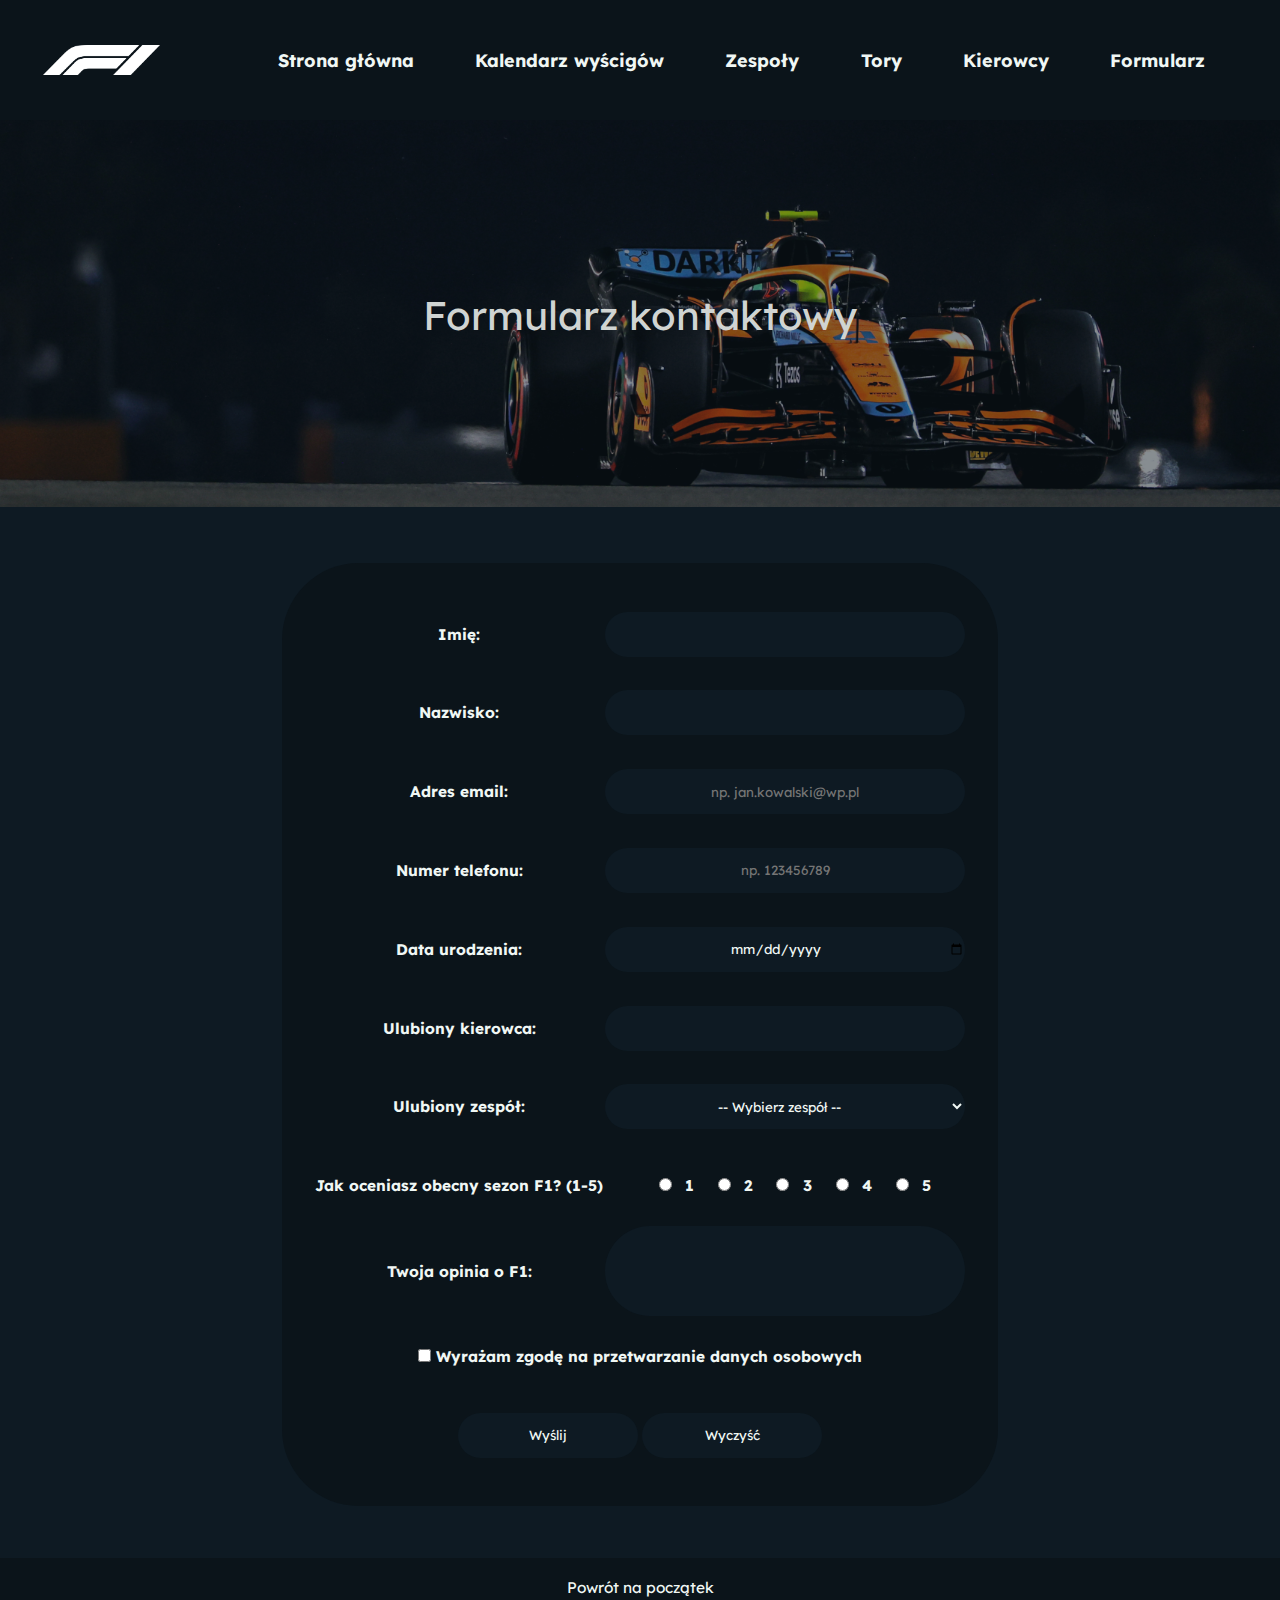
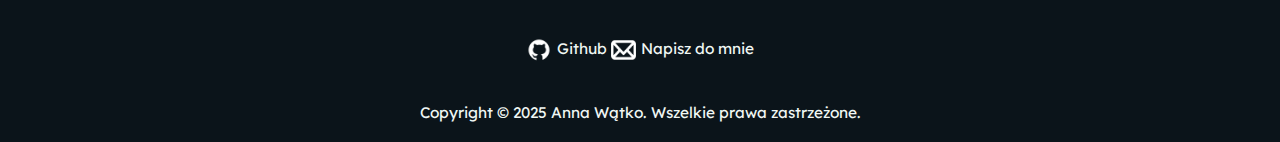
<file: formularz.html>
<!DOCTYPE html>
<html lang="pl">
<head>
    <meta charset="UTF-8">
    <meta name="description" content="Moje hobby - Formuła 1">
    <meta name="keywords" content="formuła 1, bolid, F1, wyścigi">
    <meta name="author" content="Anna Wątko">
    <meta name="viewport" content="width=device-width, initial-scale=1.0">
    <title>Moje Hobby - F1</title>
    <link rel="stylesheet" href="style.css">
    <link rel="shortcut icon" href="img/red-parentesi.png" type="image/x-icon">
</head>
<body id="gora">
    <header>
        <a href="index.html" id="img"><img src="img/logo.png" alt="logo"></a>
        <nav>
            <ul>
                <li><a href="index.html">Strona główna</a></li>
                <li><a href="kalendarz.html">Kalendarz wyścigów</a></li>
                <li><a href="zespoly.html">Zespoły</a></li>
                <li><a href="tory.html">Tory</a></li>
                <li><a href="kierowcy.html">Kierowcy</a></li>
                <li><a href="formularz.html">Formularz</a></li>
            </ul>
        </nav>
    </header>

    <div class="baner">
        <img src="img/baner5.png" alt="bolidy na torze" id="baner">
        <div class="centered">
            <p>Formularz kontaktowy</p>
        </div> 
    </div>
    <section id="form">
        <article>
            <form>
                <table>
                    <tr>
                      <td><label for="name">Imię:</label></td>
                      <td><input type="text" id="name" name="name" required></td>
                    </tr>
                    <tr>
                      <td><label for="surname">Nazwisko:</label></td>
                      <td><input type="text" id="surname" name="surname" required></td>
                    </tr>
                    <tr>
                      <td><label for="email">Adres email:</label></td>
                      <td><input type="email" id="email" name="email" placeholder="np. jan.kowalski@wp.pl" required></td>
                    </tr>
                    <tr>
                      <td><label for="phone">Numer telefonu:</label></td>
                      <td><input type="tel" id="phone" name="phone" pattern="[0-9]{9}" placeholder="np. 123456789" required></td>
                    </tr>
                    <tr>
                      <td><label for="dob">Data urodzenia:</label></td>
                      <td><input type="date" id="uro" name="uro" required></td>
                    </tr>
                    <tr>
                      <td><label for="driver">Ulubiony kierowca:</label></td>
                      <td><input type="text" id="driver" name="driver" required></td>
                    </tr>
                    <tr>
                      <td><label for="team">Ulubiony zespół:</label></td>
                      <td>
                        <select id="team" name="team" required>
                          <option value="">-- Wybierz zespół --</option>
                          <option value="redbull">Red Bull Racing</option>
                          <option value="mercedes">Mercedes-AMG</option>
                          <option value="ferrari">Scuderia Ferrari</option>
                          <option value="mclaren">McLaren</option>
                          <option value="astonmartin">Aston Martin</option>
                          <option value="alpine">Alpine</option>
                          <option value="williams">Williams</option>
                          <option value="haas">Haas</option>
                          <option value="rb">Racing Bulls</option>
                          <option value="sauber">Sauber</option>
                        </select>
                      </td>
                    </tr>
                    <tr>
                      <td><label>Jak oceniasz obecny sezon F1? (1-5)</label></td>
                      <td>
                        <label><input type="radio" name="season_rating" value="1" required>1</label>
                        <label><input type="radio" name="season_rating" value="2">2</label>
                        <label><input type="radio" name="season_rating" value="3">3</label>
                        <label><input type="radio" name="season_rating" value="4">4</label>
                        <label><input type="radio" name="season_rating" value="5">5</label>
                      </td>
                    </tr>
                    <tr>
                      <td><label for="opinion">Twoja opinia o F1:</label></td>
                      <td><textarea id="opinion" name="opinion" required></textarea></td>
                    </tr>
                    <tr>
                      <td colspan="2">
                        <label><input type="checkbox" name="consent" required> Wyrażam zgodę na przetwarzanie danych osobowych</label>
                      </td>
                    </tr>
                    <tr>
                      <td colspan="2">
                        <button type="submit">Wyślij</button>
                        <button type="reset">Wyczyść</button>
                      </td>
                    </tr>
                  </table>
              </form>
        </article>
    </section>
    <footer>
        <p><a href="#gora">Powrót na początek</a></p>
        <p class="ikony">
            <a href="https://github.com/Andziia"><img src="img/github.png" alt="logo github">Github</a>
            <a href="mailto:anna.watko@zse.krakow.pl"><img src="img/mail-xxl.png" alt="logo mail">Napisz do mnie</a>
        </p>
        <p>Copyright &copy; 2025 Anna Wątko. Wszelkie prawa zastrzeżone. </p>
    </footer>
</body>
</html>
</file>
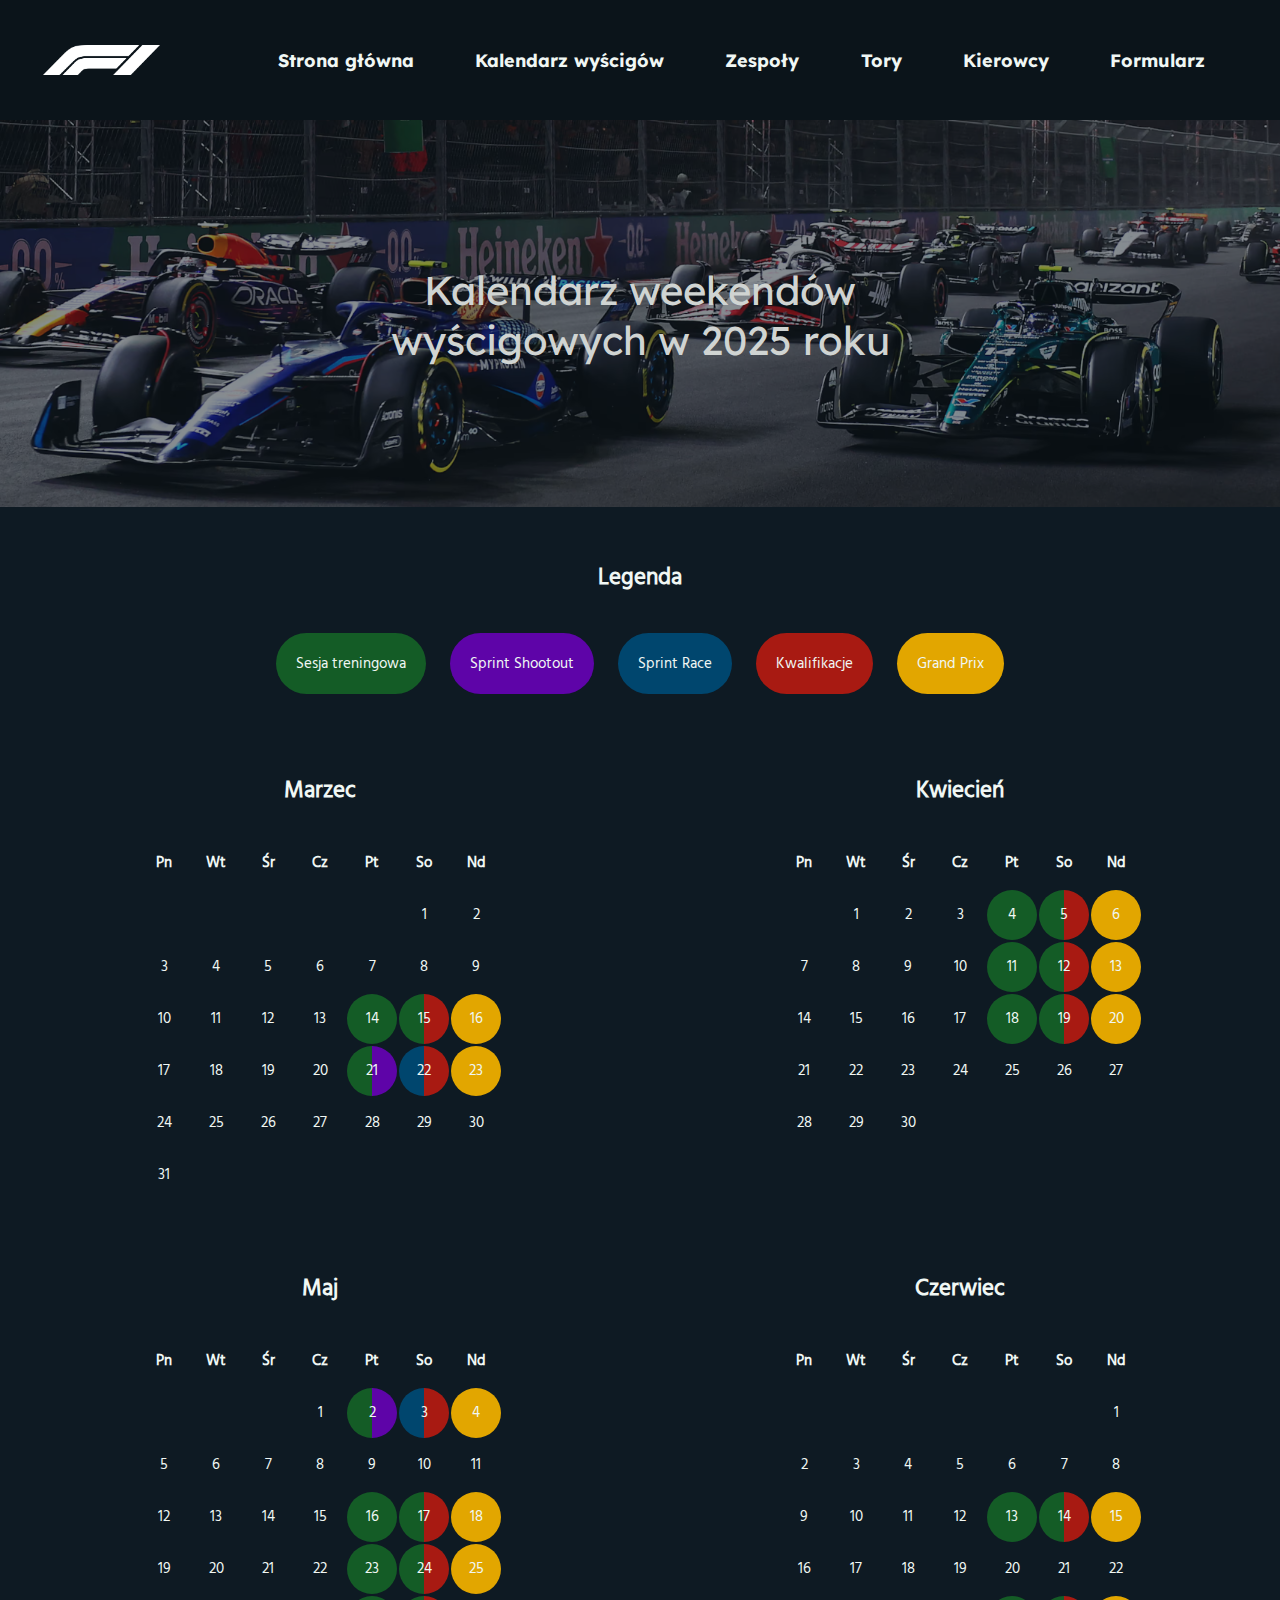
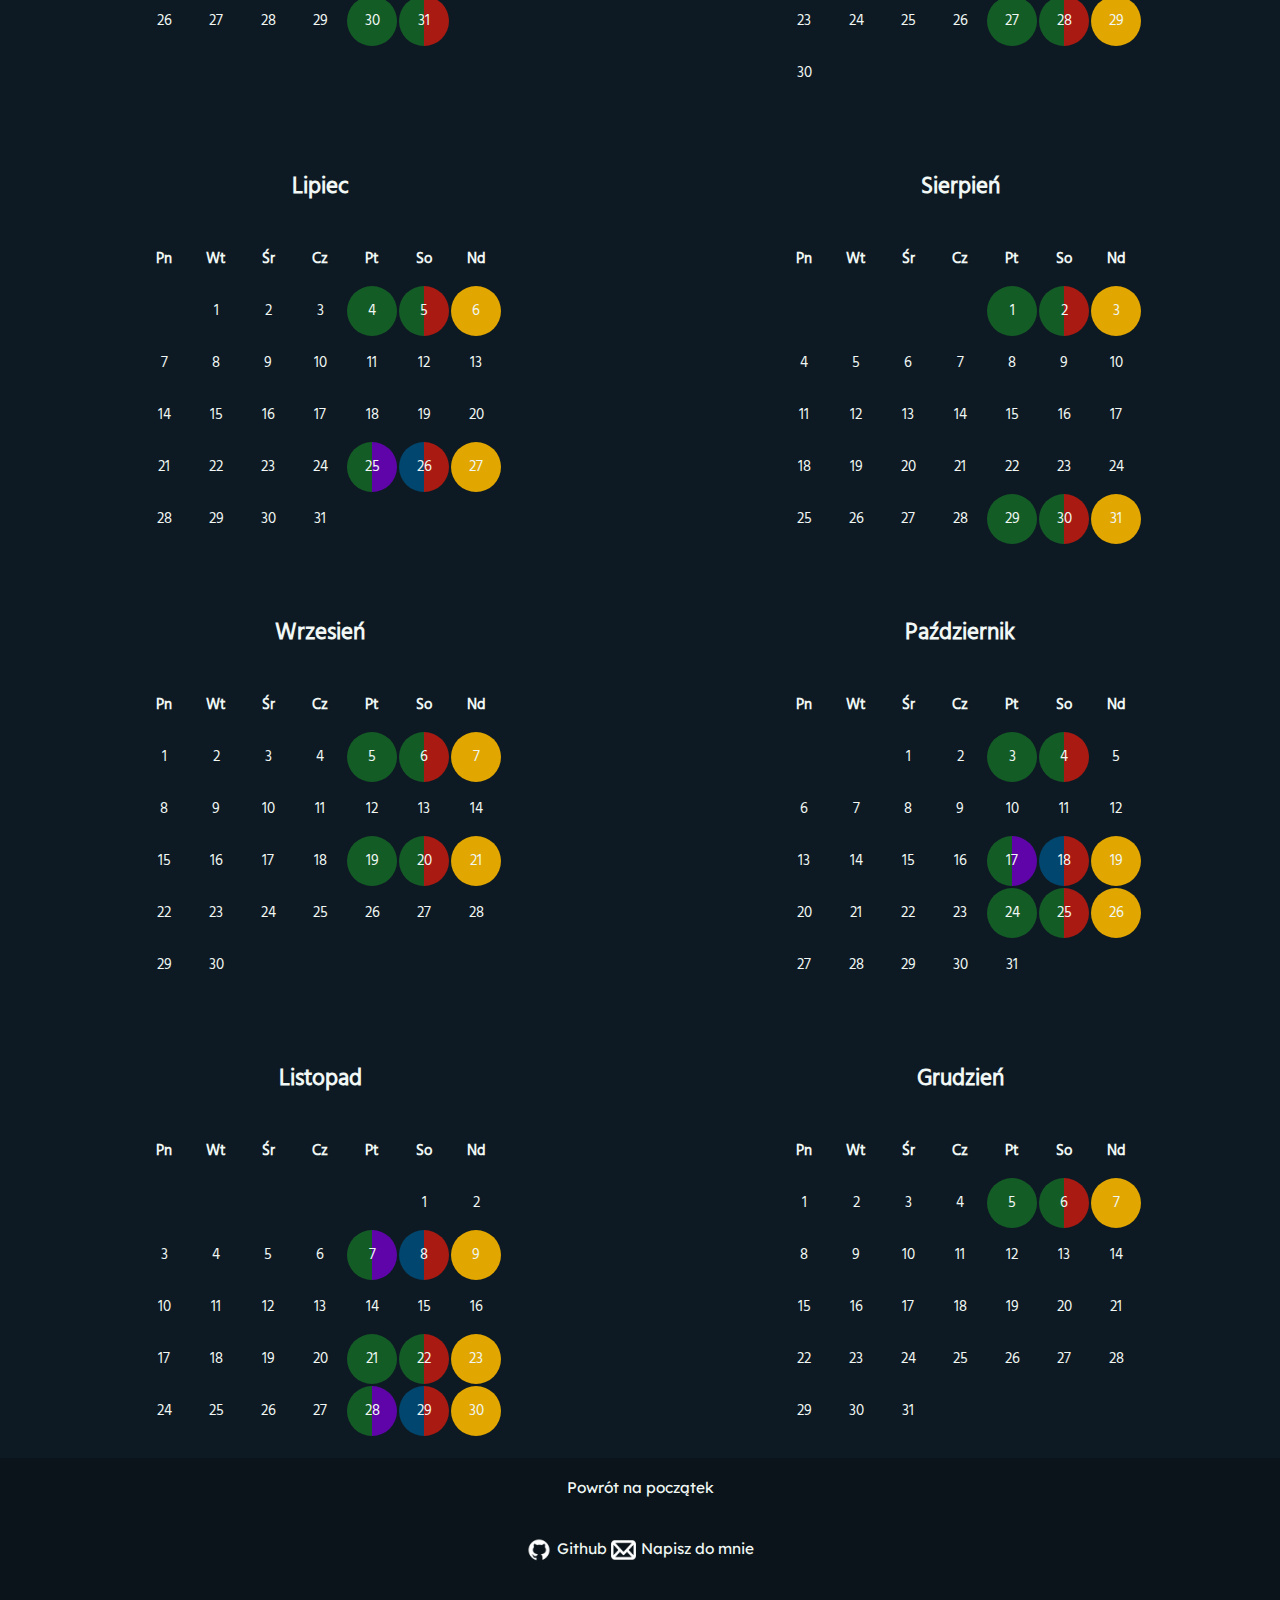
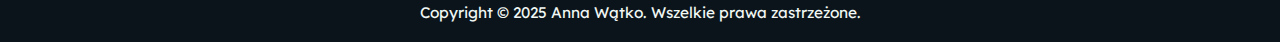
<file: kalendarz.html>
<!DOCTYPE html>
<html lang="pl">
<head>
    <meta charset="UTF-8">
    <meta name="description" content="Moje hobby - Formuła 1">
    <meta name="keywords" content="formuła 1, bolid, F1, wyścigi">
    <meta name="author" content="Anna Wątko">
    <meta name="viewport" content="width=device-width, initial-scale=1.0">
    <title>Moje Hobby - F1</title>
    <link rel="stylesheet" href="style.css">
    <link rel="shortcut icon" href="img/red-parentesi.png" type="image/x-icon">
</head>
<body id="gora">
    <header>
        <a href="index.html" id="img"><img src="img/logo.png" alt="logo"></a>
        <nav>
            <ul>
                <li><a href="index.html">Strona główna</a></li>
                <li><a href="kalendarz.html">Kalendarz wyścigów</a></li>
                <li><a href="zespoly.html">Zespoły</a></li>
                <li><a href="tory.html">Tory</a></li>
                <li><a href="kierowcy.html">Kierowcy</a></li>
                <li><a href="formularz.html">Formularz</a></li>
            </ul>
        </nav>
    </header>

    <div class="baner">
        <img src="img/baner2.png" alt="bolid nocą" id="baner">
        <div class="centered">
            <p>Kalendarz weekendów wyścigowych w 2025 roku</p>
        </div> 
    </div>

    <section id="calendar">
        <article class="title">
            <h2>Legenda</h2>
            <ul>
                <li class="practice">Sesja treningowa</li>
                <li class="sprintShoot">Sprint Shootout</li>
                <li class="sprint">Sprint Race</li>
                <li class="qual">Kwalifikacje</li>
                <li class="grand">Grand Prix</li>
            </ul>
        </article>
        <article>
            <h2>Marzec</h2>
            <table>
                <tr>
                    <th>Pn</th><th>Wt</th><th>Śr</th><th>Cz</th><th>Pt</th><th >So</th><th >Nd</th>
                </tr>
                <tr>
                    <td></td><td></td><td></td><td></td><td></td><td >1</td><td >2</td>
                </tr>
                <tr>
                    <td>3</td><td>4</td><td>5</td><td>6</td><td>7</td><td >8</td><td >9</td>
                </tr>
                <tr>
                    <td>10</td><td>11</td><td>12</td><td>13</td><td class="practice">14</td><td class="praQual">15</td><td class="grand">16</td>
                </tr>
                <tr>
                    <td>17</td><td>18</td><td>19</td><td>20</td><td class="praSprint">21</td><td class="sprintQual">22</td><td class="grand">23</td>
                </tr>
                <tr>
                    <td>24</td><td>25</td><td>26</td><td>27</td><td>28</td><td >29</td><td >30</td>
                </tr>
                <tr>
                    <td>31</td><td></td><td></td><td></td><td></td><td ></td><td ></td>
                </tr>
            </table>
            
        </article>

        <article>
            <h2>Kwiecień</h2>
            <table>
                <tr>
                    <th>Pn</th><th>Wt</th><th>Śr</th><th>Cz</th><th>Pt</th><th >So</th><th >Nd</th>
                </tr>
                <tr>
                    <td></td><td>1</td><td>2</td><td>3</td><td class="practice">4</td><td class="praQual">5</td><td class="grand">6</td>
                </tr>
                <tr>
                    <td>7</td><td>8</td><td>9</td><td>10</td><td class="practice">11</td><td class="praQual">12</td><td class="grand">13</td>
                </tr>
                <tr>
                    <td>14</td><td>15</td><td>16</td><td>17</td><td class="practice">18</td><td class="praQual">19</td><td class="grand">20</td>
                </tr>
                <tr>
                    <td>21</td><td>22</td><td>23</td><td>24</td><td>25</td><td >26</td><td >27</td>
                </tr>
                <tr>
                    <td>28</td><td>29</td><td>30</td><td></td><td></td><td ></td><td ></td>
                </tr>
            </table>

        </article>
        <article>
            <h2>Maj</h2>
            <table>
                <tr>
                    <th>Pn</th><th>Wt</th><th>Śr</th><th>Cz</th><th>Pt</th><th >So</th><th >Nd</th>
                </tr>
                <tr>
                    <td></td><td></td><td></td><td>1</td><td class="praSprint">2</td><td class="sprintQual">3</td><td class="grand">4</td>
                </tr>
                <tr>
                    <td >5</td><td>6</td><td>7</td><td>8</td><td>9</td><td >10</td><td >11</td>
                </tr>
                <tr>
                    <td>12</td><td>13</td><td>14</td><td>15</td><td class="practice">16</td><td class="praQual">17</td><td class="grand">18</td>
                </tr>
                <tr>
                    <td>19</td><td>20</td><td >21</td><td >22</td><td class="practice">23</td><td class="praQual">24</td><td class="grand">25</td>
                </tr>
                <tr>
                    <td>26</td><td>27</td><td>28</td><td>29</td><td class="practice">30</td><td class="praQual">31</td><td ></td>
                </tr>
                
            </table>

        </article>
        <article>
            <h2>Czerwiec</h2>
            <table>
                <tr>
                    <th>Pn</th><th>Wt</th><th>Śr</th><th>Cz</th><th>Pt</th><th >So</th><th >Nd</th>
                </tr>
                <tr>
                    <td></td><td></td><td></td><td></td><td></td><td></td><td id="grand">1</td>
                </tr>
                <tr>
                    <td>2</td><td>3</td><td>4</td><td>5</td><td>6</td><td >7</td><td >8</td>
                </tr>
                <tr>
                    <td>9</td><td>10</td><td>11</td><td>12</td><td class="practice">13</td><td class="praQual">14</td><td class="grand">15</td>
                </tr>
                <tr>
                    <td>16</td><td>17</td><td>18</td><td>19</td><td>20</td><td >21</td><td >22</td>
                </tr>
                <tr>
                    <td>23</td><td>24</td><td>25</td><td>26</td><td class="practice">27</td><td class="praQual">28</td><td class="grand">29</td>
                </tr>
                <tr>
                    <td>30</td><td></td><td></td><td></td><td></td><td></td><td></td>
                </tr>
            </table>

        </article>
        <article>
            <h2>Lipiec</h2>
            <table>
                <tr>
                    <th>Pn</th><th>Wt</th><th>Śr</th><th>Cz</th><th>Pt</th><th >So</th><th >Nd</th>
                </tr>
                <tr>
                    <td></td><td>1</td><td>2</td><td>3</td><td class="practice">4</td><td class="praQual">5</td><td class="grand">6</td>
                </tr>
                <tr>
                    <td>7</td><td>8</td><td>9</td><td>10</td><td>11</td><td >12</td><td >13</td>
                </tr>
                <tr>
                    <td>14</td><td>15</td><td>16</td><td>17</td><td>18</td><td >19</td><td >20</td>
                </tr>
                <tr>
                    <td>21</td><td>22</td><td>23</td><td>24</td><td class="praSprint">25</td><td class="sprintQual">26</td><td class="grand">27</td>
                </tr>
                <tr>
                    <td>28</td><td>29</td><td>30</td><td>31</td><td></td><td ></td><td ></td>
                </tr>
            </table>

        </article>
        <article>
            <h2>Sierpień</h2>
            <table>
                <tr>
                    <th>Pn</th><th>Wt</th><th>Śr</th><th>Cz</th><th>Pt</th><th >So</th><th >Nd</th>
                </tr>
                <tr>
                    <td></td><td></td><td></td><td></td><td class="practice">1</td><td class="praQual">2</td><td class="grand">3</td>
                </tr>
                <tr>
                    <td>4</td><td>5</td><td>6</td><td>7</td><td>8</td><td >9</td><td >10</td>
                </tr>
                <tr>
                    <td>11</td><td>12</td><td>13</td><td>14</td><td>15</td><td>16</td><td >17</td>
                </tr>
                <tr>
                    <td>18</td><td>19</td><td>20</td><td>21</td><td>22</td><td >23</td><td >24</td>
                </tr>
                <tr>
                    <td>25</td><td>26</td><td>27</td><td>28</td><td class="practice">29</td><td class="praQual">30</td><td class="grand">31</td>
                </tr>
            </table>

        </article>
        <article>
            <h2>Wrzesień</h2>
            <table>
                <tr>
                    <th>Pn</th><th>Wt</th><th>Śr</th><th>Cz</th><th>Pt</th><th >So</th><th >Nd</th>
                </tr>
                <tr>
                    <td>1</td><td>2</td><td>3</td><td>4</td><td class="practice">5</td><td class="praQual">6</td><td class="grand">7</td>
                </tr>
                <tr>
                    <td>8</td><td>9</td><td>10</td><td>11</td><td>12</td><td >13</td><td >14</td>
                </tr>
                <tr>
                    <td>15</td><td>16</td><td>17</td><td>18</td><td class="practice">19</td><td class="praQual">20</td><td class="grand">21</td>
                </tr>
                <tr>
                    <td>22</td><td>23</td><td>24</td><td>25</td><td>26</td><td >27</td><td >28</td>
                </tr>
                <tr>
                    <td>29</td><td>30</td><td></td><td></td><td></td><td ></td><td ></td>
                </tr>
            </table>

        </article>
        <article>
            <h2>Październik</h2>
            <table>
                <tr>
                    <th>Pn</th><th>Wt</th><th>Śr</th><th>Cz</th><th>Pt</th><th >So</th><th >Nd</th>
                </tr>
                <tr>
                    <td></td><td></td><td>1</td><td>2</td><td class="practice">3</td><td class="praQual">4</td><td id="grand">5</td>
                </tr>
                <tr>
                    <td>6</td><td>7</td><td>8</td><td>9</td><td>10</td><td >11</td><td >12</td>
                </tr>
                <tr>
                    <td>13</td><td>14</td><td>15</td><td>16</td><td class="praSprint">17</td><td class="sprintQual">18</td><td class="grand">19</td>
                </tr>
                <tr>
                    <td>20</td><td>21</td><td>22</td><td>23</td><td class="practice">24</td><td class="praQual">25</td><td class="grand">26</td>
                </tr>
                <tr>
                    <td>27</td><td>28</td><td>29</td><td>30</td><td>31</td><td ></td><td ></td>
                </tr>
            </table>

        </article>
        <article>
            <h2>Listopad</h2>
            <table>
                <tr>
                    <th>Pn</th><th>Wt</th><th>Śr</th><th>Cz</th><th>Pt</th><th >So</th><th >Nd</th>
                </tr>
                <tr>
                    <td></td><td></td><td></td><td></td><td></td><td >1</td><td >2</td>
                </tr>
                <tr>
                    <td>3</td><td>4</td><td>5</td><td>6</td><td class="praSprint">7</td><td class="sprintQual">8</td><td class="grand">9</td>
                </tr>
                <tr>
                    <td>10</td><td>11</td><td >12</td><td>13</td><td>14</td><td >15</td><td >16</td>
                </tr>
                <tr>
                    <td>17</td><td>18</td><td>19</td><td>20</td><td class="practice">21</td><td class="praQual">22</td><td class="grand">23</td>
                </tr>
                <tr>
                    <td>24</td><td>25</td><td>26</td><td>27</td><td class="praSprint">28</td><td class="sprintQual">29</td><td class="grand">30</td>
                </tr>
            </table>
         
        </article>
        <article>
            <h2>Grudzień</h2>
            <table>
                <tr>
                    <th>Pn</th><th>Wt</th><th>Śr</th><th>Cz</th><th>Pt</th><th >So</th><th >Nd</th>
                </tr>
                <tr>
                    <td>1</td><td>2</td><td>3</td><td>4</td><td class="practice">5</td><td class="praQual">6</td><td class="grand">7</td>
                </tr>
                <tr>
                    <td>8</td><td>9</td><td>10</td><td>11</td><td>12</td><td >13</td><td >14</td>
                </tr>
                <tr>
                    <td>15</td><td>16</td><td>17</td><td>18</td><td>19</td><td >20</td><td >21</td>
                </tr>
                <tr>
                    <td>22</td><td>23</td><td>24</td><td >25</td><td >26</td><td >27</td><td >28</td>
                </tr>
                <tr>
                    <td>29</td><td>30</td><td>31</td><td></td><td></td><td ></td><td ></td>
                </tr>
            </table>

          </div>
        </article>
    </section>
    <footer>
        <p><a href="#gora">Powrót na początek</a></p>
        <p class="ikony">
            <a href="https://github.com/Andziia"><img src="img/github.png" alt="logo github">Github</a>
            <a href="mailto:anna.watko@zse.krakow.pl"><img src="img/mail-xxl.png" alt="logo mail">Napisz do mnie</a>
        </p>
        <p>Copyright &copy; 2025 Anna Wątko. Wszelkie prawa zastrzeżone. </p>
    </footer>
</body>
</html>
</file>
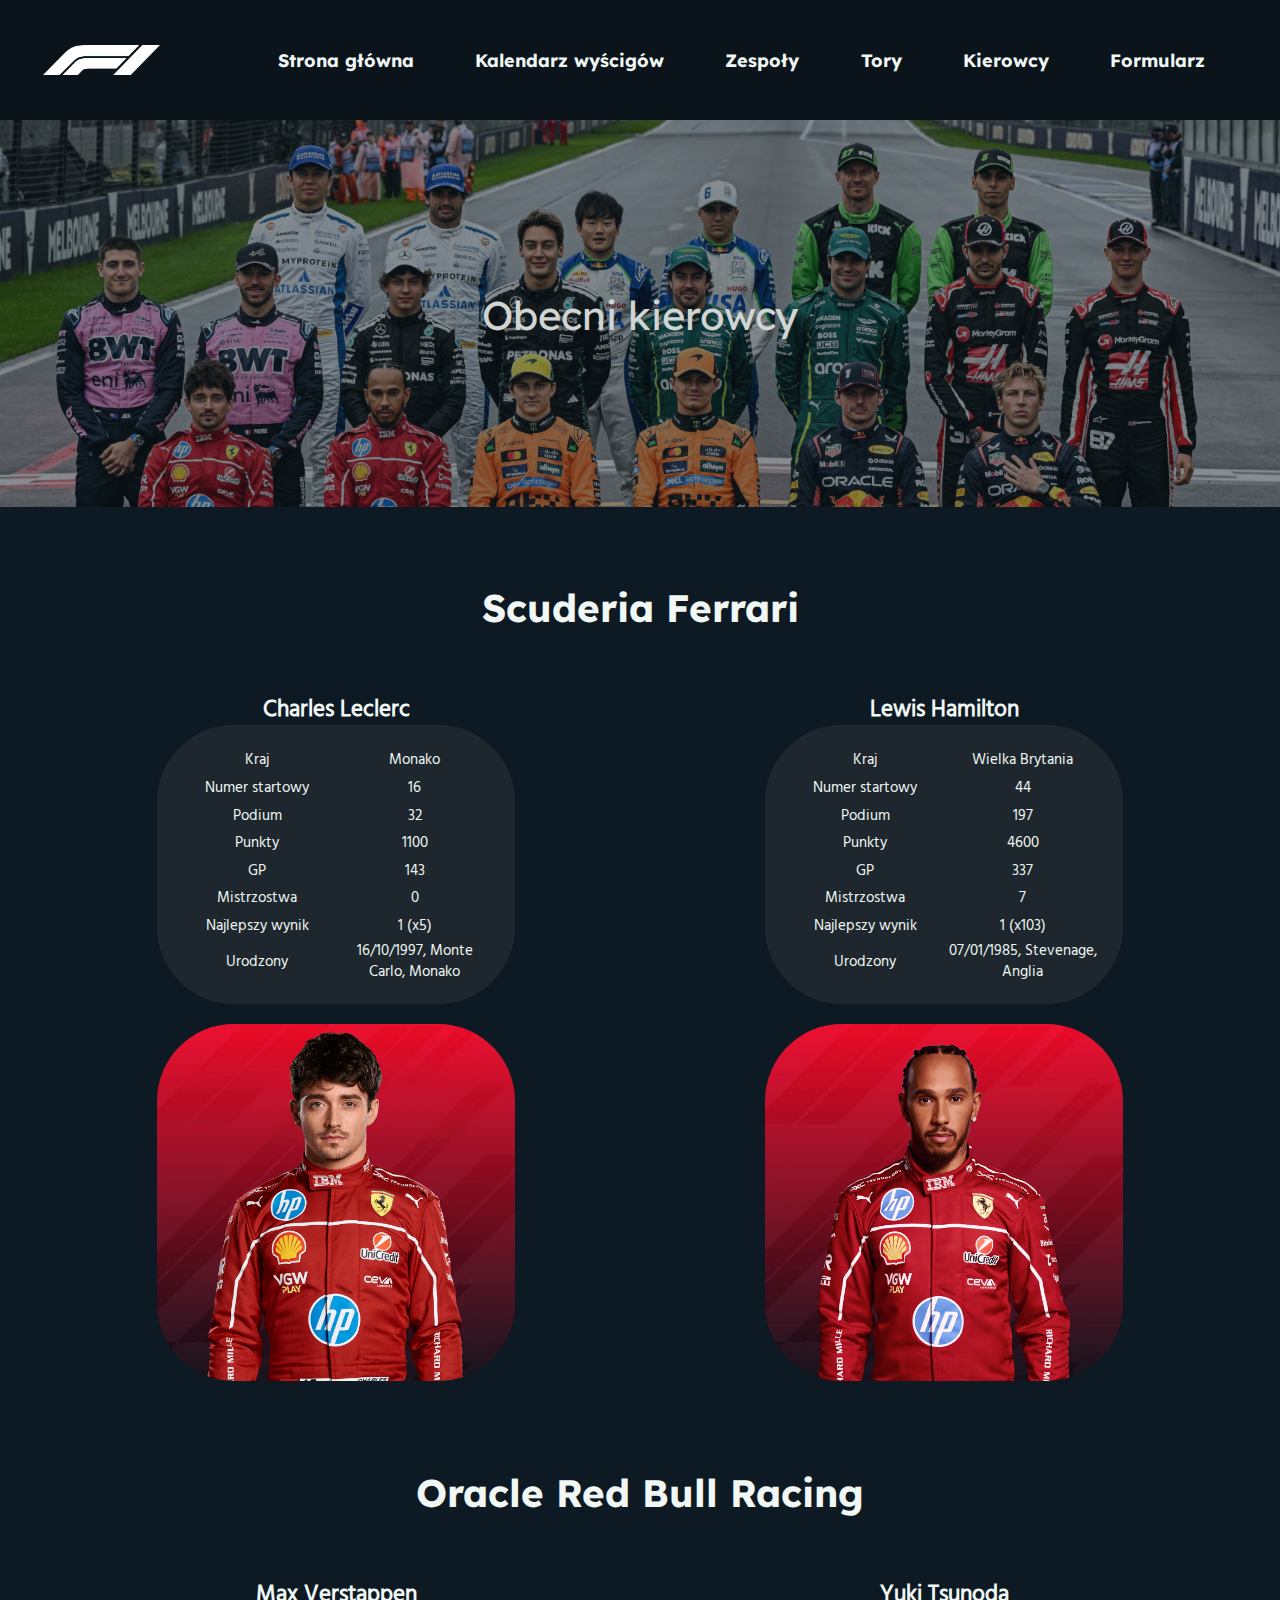
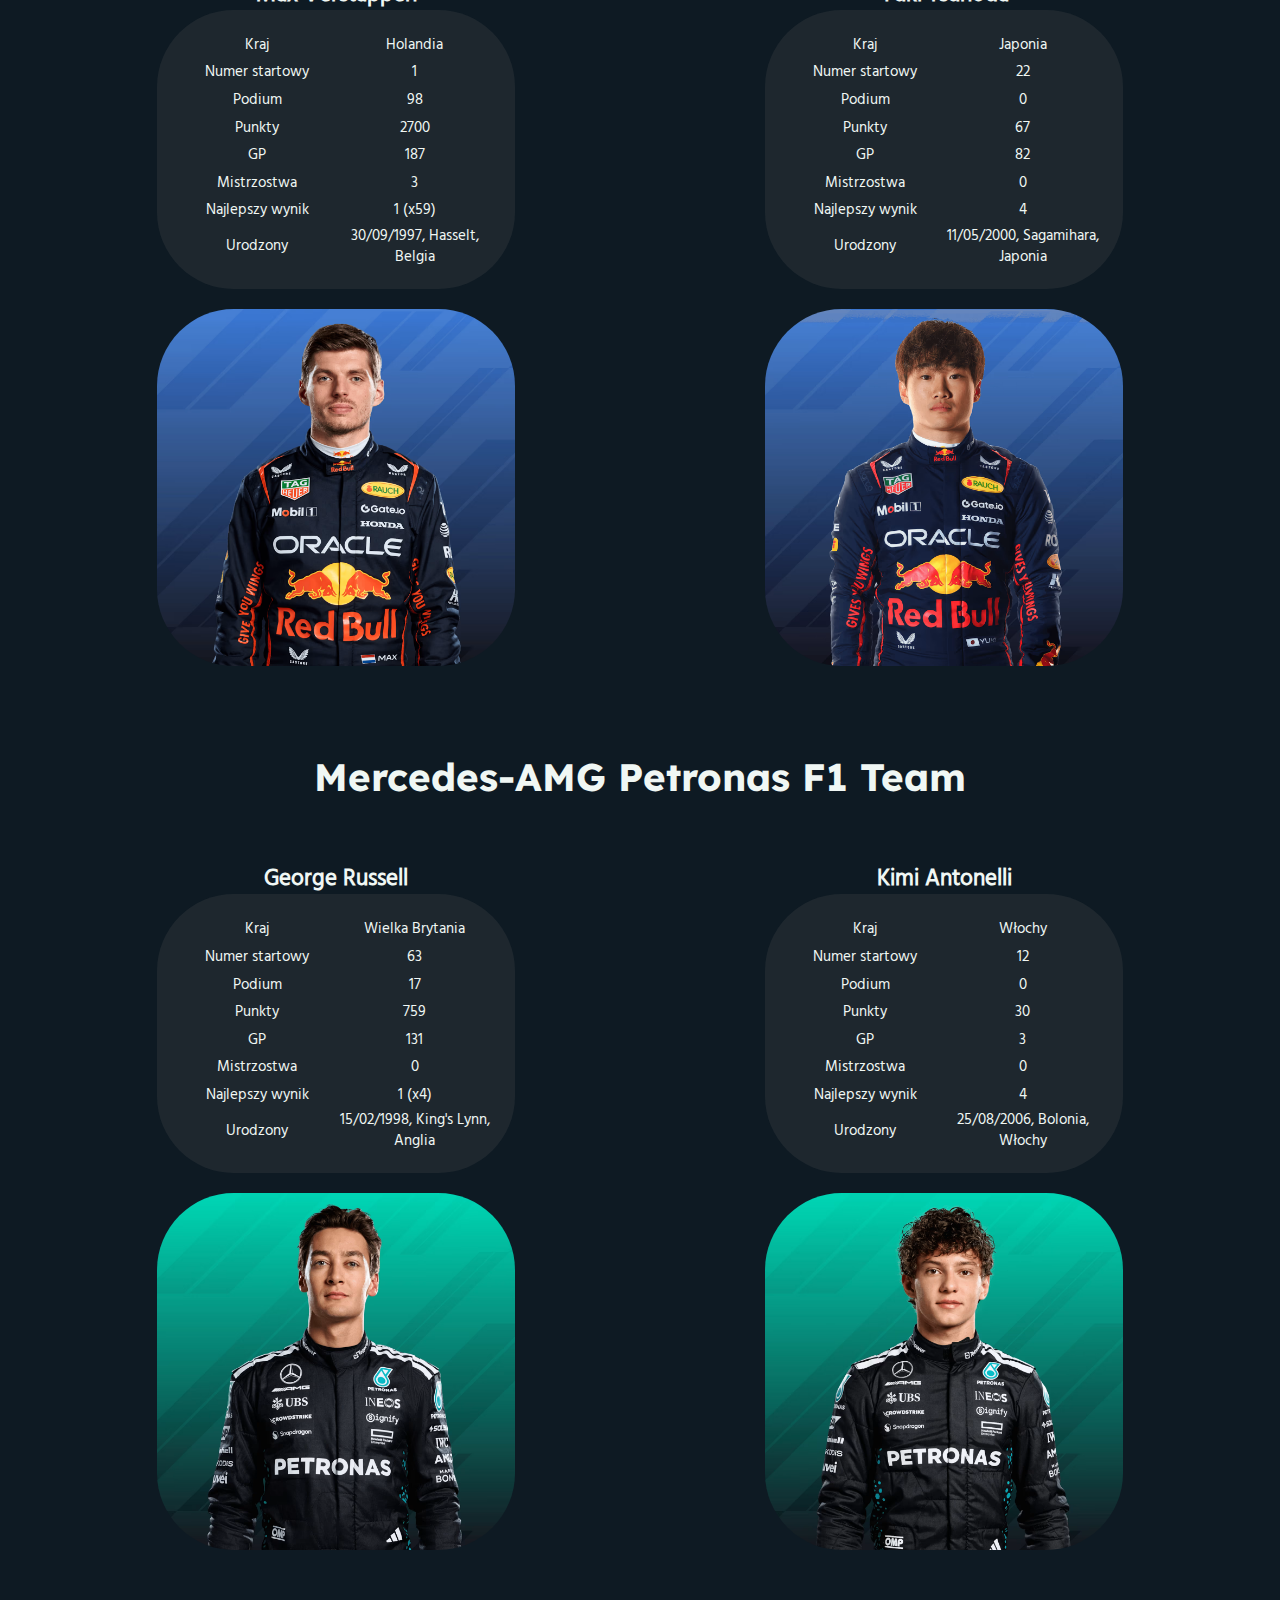
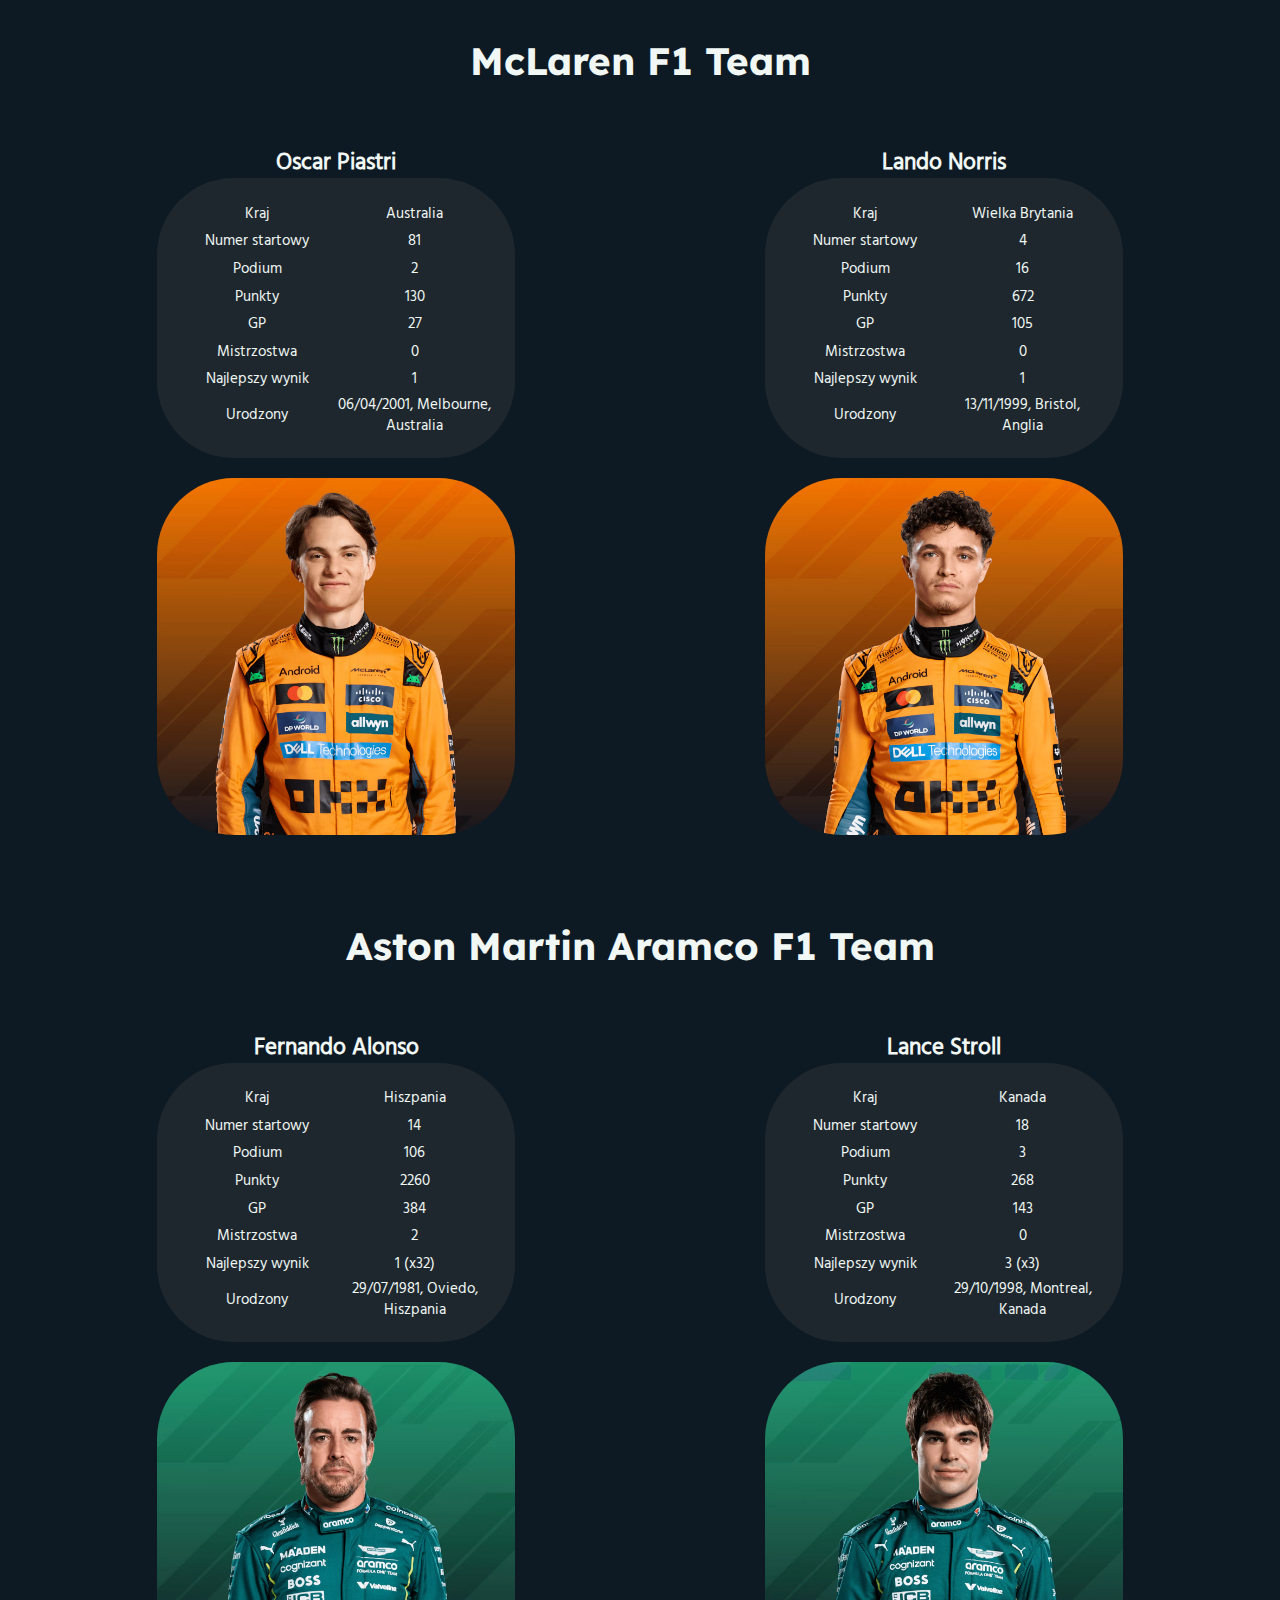
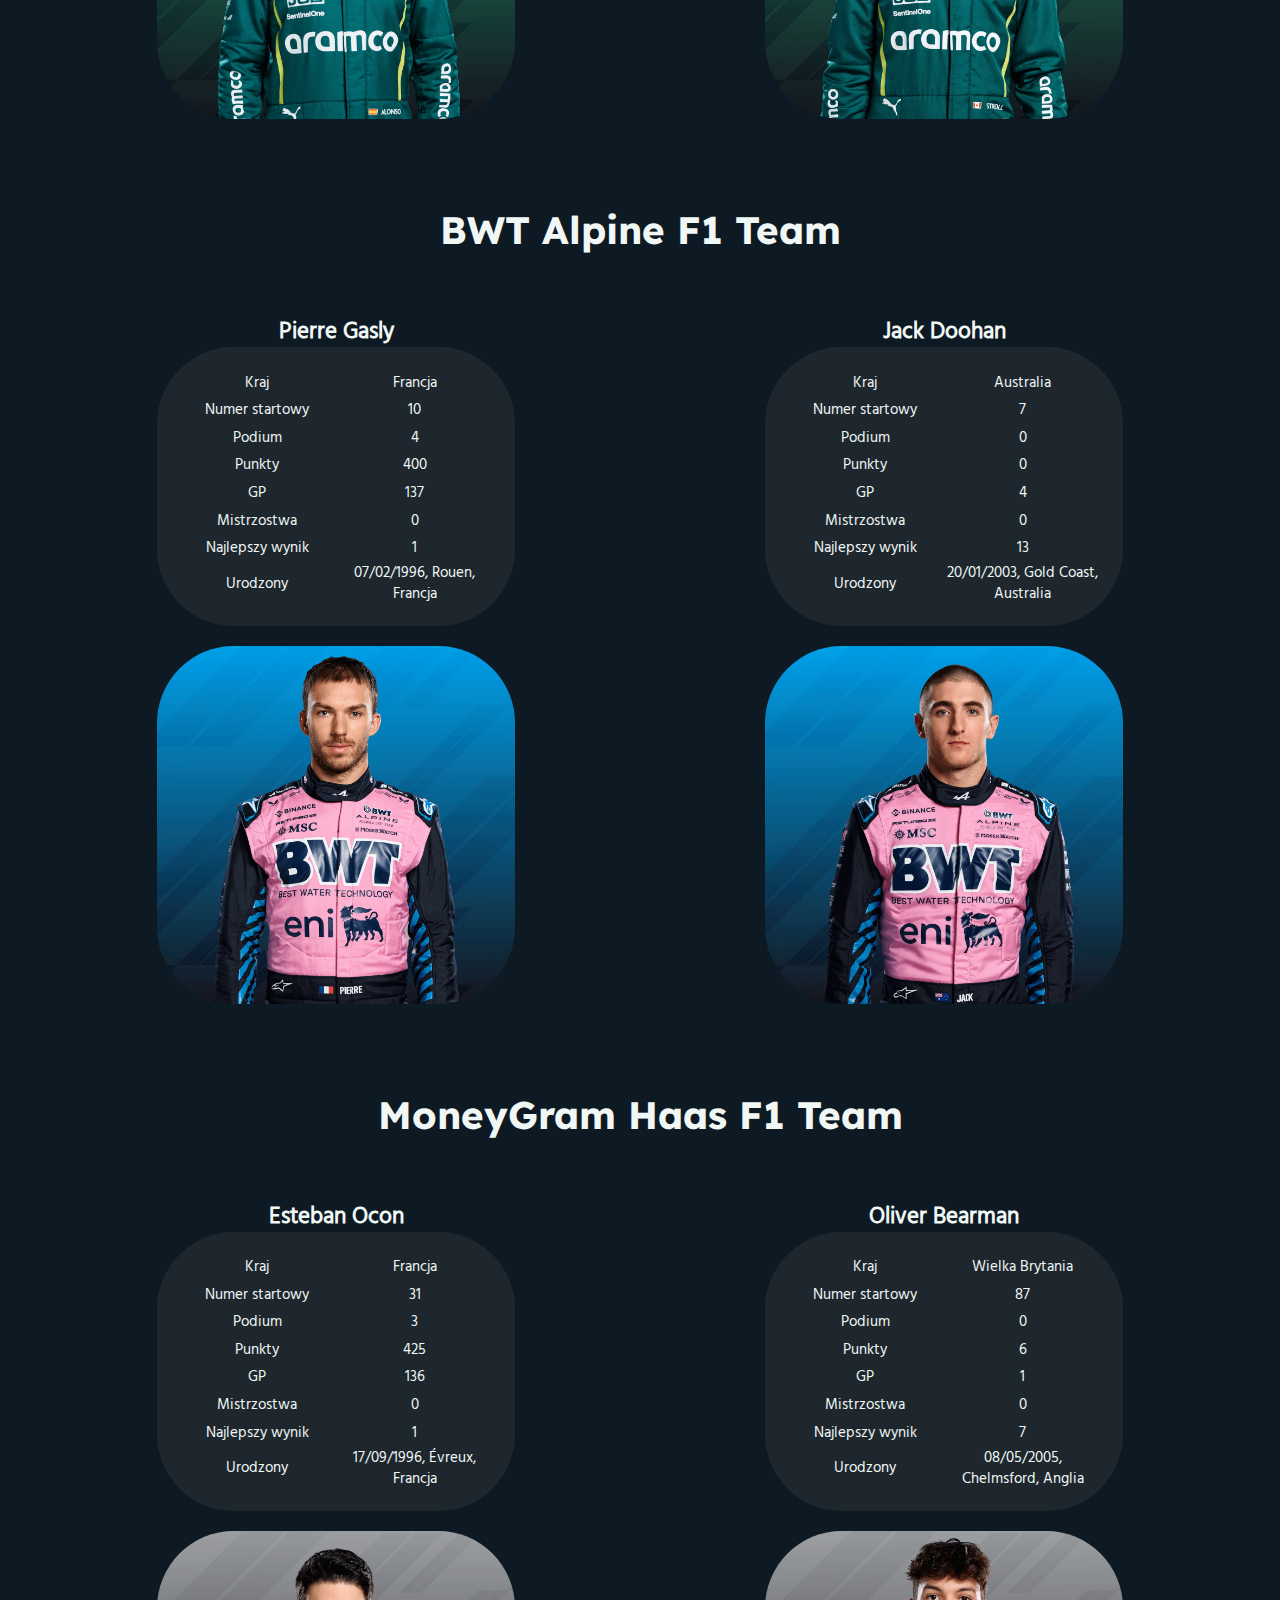
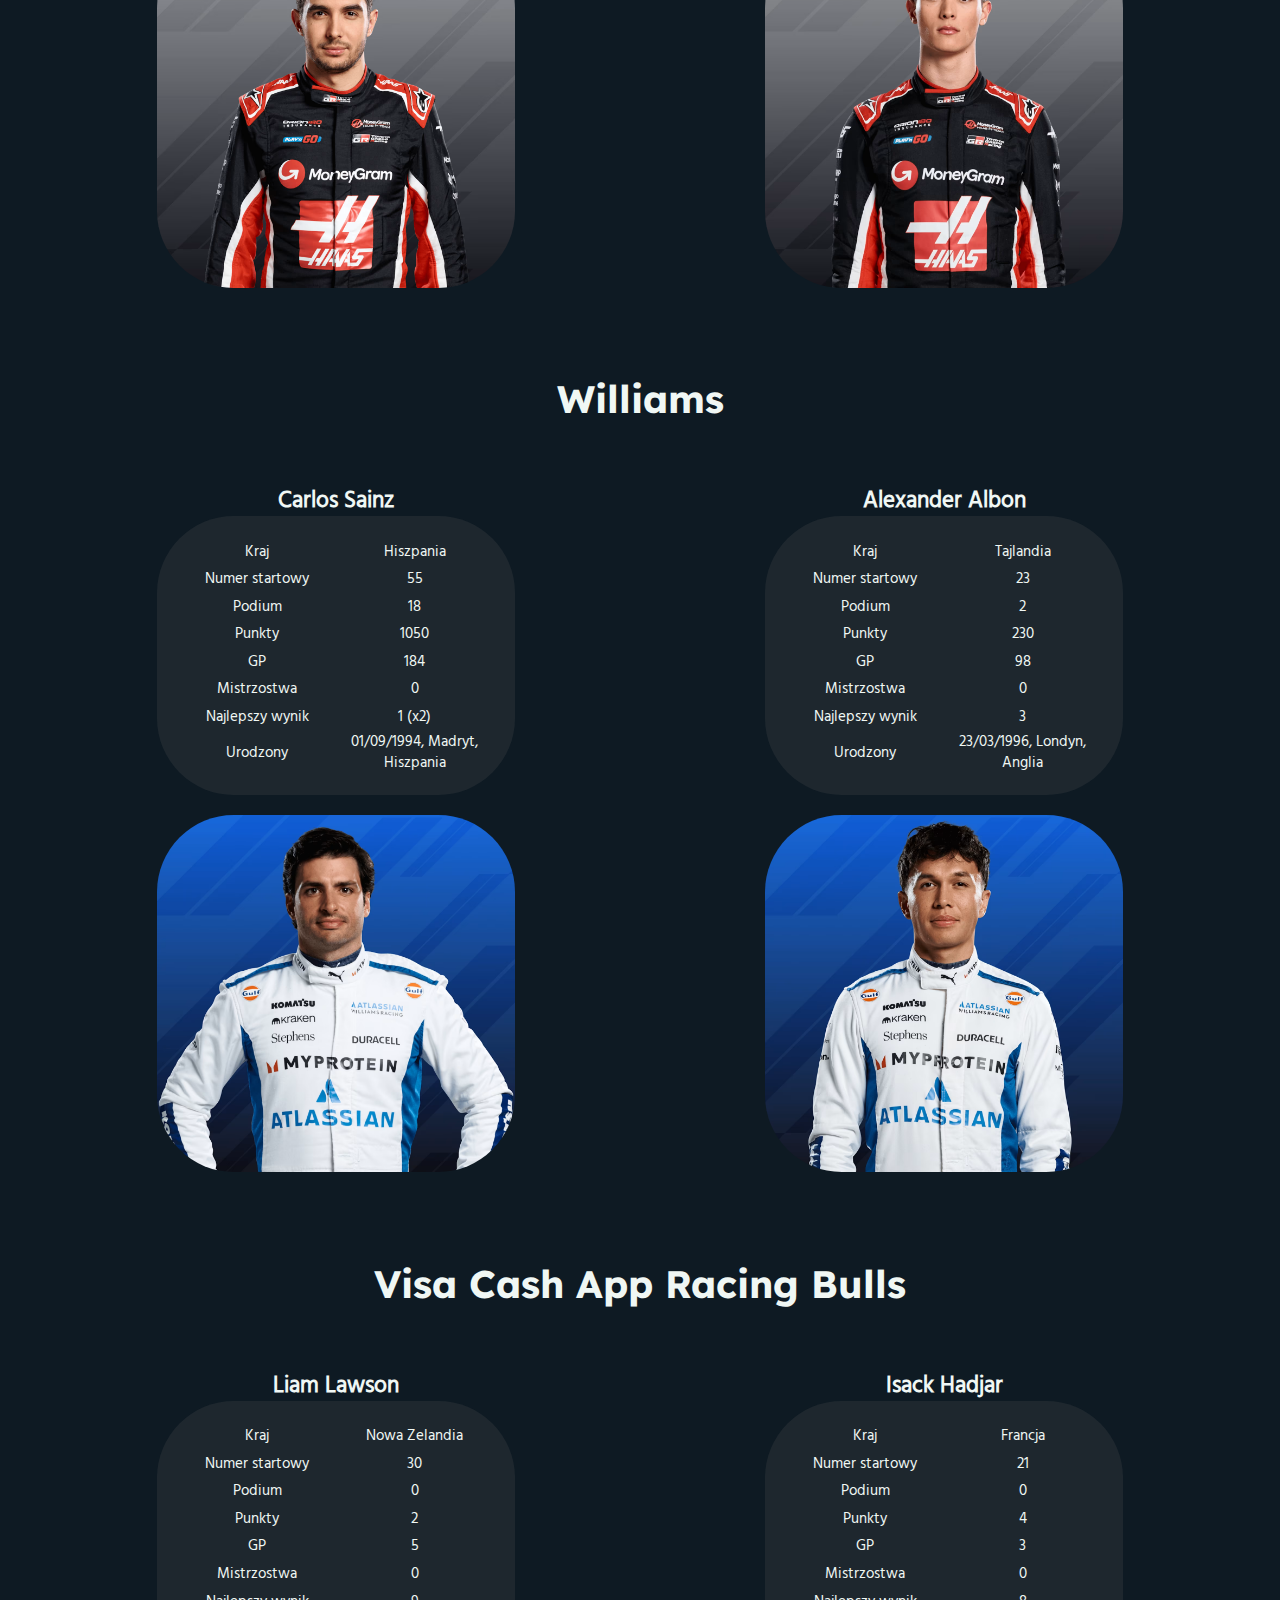
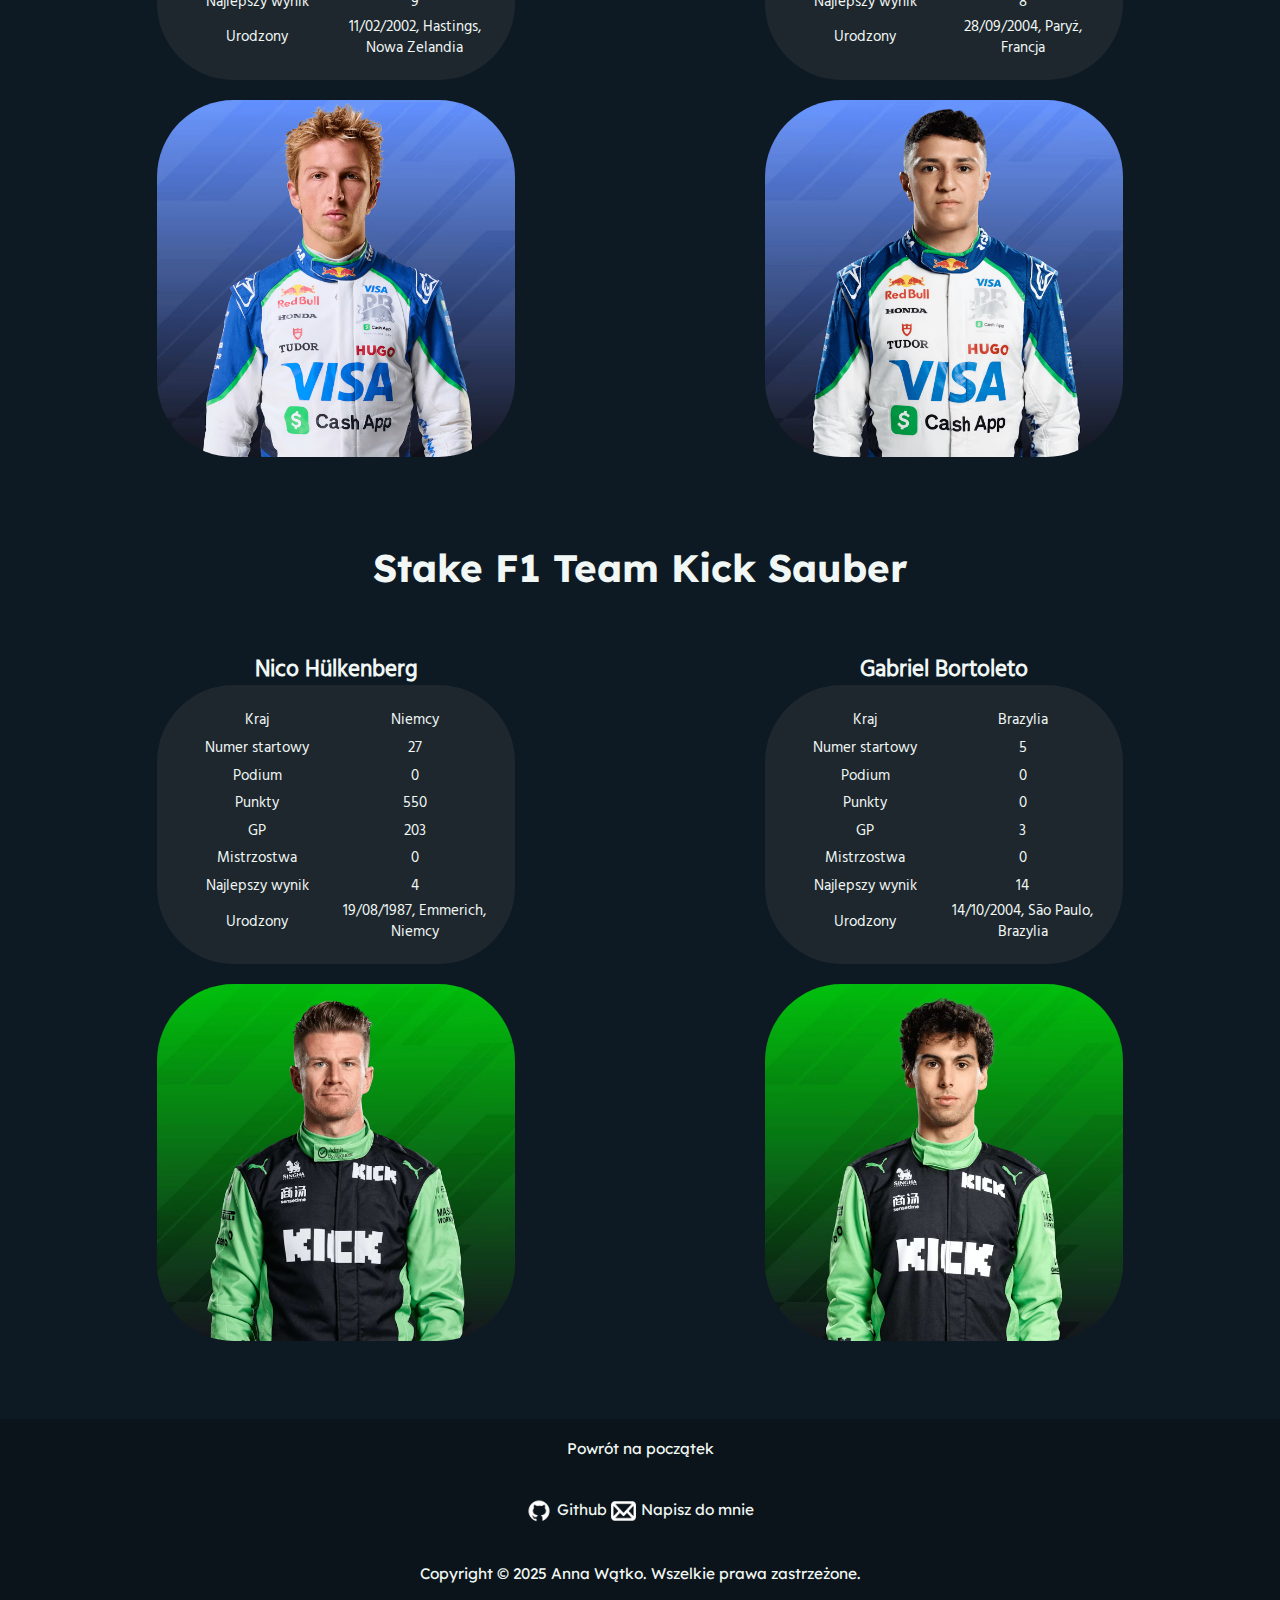
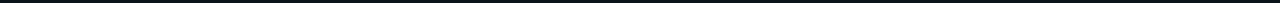
<file: kierowcy.html>
<!DOCTYPE html>
<html lang="pl">
<head>
    <meta charset="UTF-8">
    <meta name="description" content="Moje hobby - Formuła 1">
    <meta name="keywords" content="formuła 1, bolid, F1, wyścigi">
    <meta name="author" content="Anna Wątko">
    <meta name="viewport" content="width=device-width, initial-scale=1.0">
    <title>Moje Hobby - F1</title>
    <link rel="stylesheet" href="style.css">
    <link rel="shortcut icon" href="img/red-parentesi.png" type="image/x-icon">
</head>
<body id="gora">
    <header>
        <a href="index.html" id="img"><img src="img/logo.png" alt="logo"></a>
        <nav>
            <ul>
                <li><a href="index.html">Strona główna</a></li>
                <li><a href="kalendarz.html">Kalendarz wyścigów</a></li>
                <li><a href="zespoly.html">Zespoły</a></li>
                <li><a href="tory.html">Tory</a></li>
                <li><a href="kierowcy.html">Kierowcy</a></li>
                <li><a href="formularz.html">Formularz</a></li>
            </ul>
        </nav>
    </header>

    <div class="baner">
        <img src="img/baner8.png" alt="bolid nocą" id="baner">
        <div class="centered">
            <p>Obecni kierowcy</p>
        </div>
    </div>
    <section id="kierowcy">
        <article class="title">
            <h1>Scuderia Ferrari</h1>
        </article>
        <article>
            <h2>Charles Leclerc</h2>
            <table>
                <tr><td>Kraj</td><td>Monako</td></tr>
                <tr><td>Numer startowy</td><td>16</td></tr>
                <tr><td>Podium</td><td>32</td></tr>
                <tr><td>Punkty</td><td>1100</td></tr>
                <tr><td>GP</td><td>143</td></tr>
                <tr><td>Mistrzostwa</td><td>0</td></tr>
                <tr><td>Najlepszy wynik</td><td>1 (x5)</td></tr>
                <tr><td>Urodzony</td><td>16/10/1997, Monte Carlo, Monako</td></tr>
            </table>
            <img src="img/leclerc.avif" alt="c. leclerc">
        </article>
        <article>
            <h2>Lewis Hamilton</h2>
            <table>
                <tr><td>Kraj</td><td>Wielka Brytania</td></tr>
                <tr><td>Numer startowy</td><td>44</td></tr>
                <tr><td>Podium</td><td>197</td></tr>
                <tr><td>Punkty</td><td>4600</td></tr>
                <tr><td>GP</td><td>337</td></tr>
                <tr><td>Mistrzostwa</td><td>7</td></tr>
                <tr><td>Najlepszy wynik</td><td>1 (x103)</td></tr>
                <tr><td>Urodzony</td><td>07/01/1985, Stevenage, Anglia</td></tr>
            </table>
            <img src="img/hamilton.avif" alt="l. hamilton">
        </article>
    
        <article class="title">
            <h1>Oracle Red Bull Racing</h1>
        </article>
        <article>
            <h2>Max Verstappen</h2>
            <table>
                <tr><td>Kraj</td><td>Holandia</td></tr>
                <tr><td>Numer startowy</td><td>1</td></tr>
                <tr><td>Podium</td><td>98</td></tr>
                <tr><td>Punkty</td><td>2700</td></tr>
                <tr><td>GP</td><td>187</td></tr>
                <tr><td>Mistrzostwa</td><td>3</td></tr>
                <tr><td>Najlepszy wynik</td><td>1 (x59)</td></tr>
                <tr><td>Urodzony</td><td>30/09/1997, Hasselt, Belgia</td></tr>
            </table>
            <img src="img/verstappen.avif" alt="m. verstappen">
        </article>
        <article>
            <h2>Yuki Tsunoda</h2>
            <table>
                <tr><td>Kraj</td><td>Japonia</td></tr>
                <tr><td>Numer startowy</td><td>22</td></tr>
                <tr><td>Podium</td><td>0</td></tr>
                <tr><td>Punkty</td><td>67</td></tr>
                <tr><td>GP</td><td>82</td></tr>
                <tr><td>Mistrzostwa</td><td>0</td></tr>
                <tr><td>Najlepszy wynik</td><td>4</td></tr>
                <tr><td>Urodzony</td><td>11/05/2000, Sagamihara, Japonia</td></tr>
            </table>
            <img src="img/tsunoda.avif" alt="y. tsunoda">
        </article>
    
        <article class="title">
            <h1>Mercedes-AMG Petronas F1 Team</h1>
        </article>
        <article>
            <h2>George Russell</h2>
            <table>
                <tr><td>Kraj</td><td>Wielka Brytania</td></tr>
                <tr><td>Numer startowy</td><td>63</td></tr>
                <tr><td>Podium</td><td>17</td></tr>
                <tr><td>Punkty</td><td>759</td></tr>
                <tr><td>GP</td><td>131</td></tr>
                <tr><td>Mistrzostwa</td><td>0</td></tr>
                <tr><td>Najlepszy wynik</td><td>1 (x4)</td></tr>
                <tr><td>Urodzony</td><td>15/02/1998, King's Lynn, Anglia</td></tr>
            </table>
            <img src="img/russell.avif" alt="g. russell">
        </article>
        <article>
            <h2>Kimi Antonelli</h2>
            <table>
                <tr><td>Kraj</td><td>Włochy</td></tr>
                <tr><td>Numer startowy</td><td>12</td></tr>
                <tr><td>Podium</td><td>0</td></tr>
                <tr><td>Punkty</td><td>30</td></tr>
                <tr><td>GP</td><td>3</td></tr>
                <tr><td>Mistrzostwa</td><td>0</td></tr>
                <tr><td>Najlepszy wynik</td><td>4</td></tr>
                <tr><td>Urodzony</td><td>25/08/2006, Bolonia, Włochy</td></tr>
            </table>
            <img src="img/antonelli.avif" alt="k. antonelli">
        </article>
    
        <article class="title">
            <h1>McLaren F1 Team</h1>
        </article>
        <article>
            <h2>Oscar Piastri</h2>
            <table>
                <tr><td>Kraj</td><td>Australia</td></tr>
                <tr><td>Numer startowy</td><td>81</td></tr>
                <tr><td>Podium</td><td>2</td></tr>
                <tr><td>Punkty</td><td>130</td></tr>
                <tr><td>GP</td><td>27</td></tr>
                <tr><td>Mistrzostwa</td><td>0</td></tr>
                <tr><td>Najlepszy wynik</td><td>1</td></tr>
                <tr><td>Urodzony</td><td>06/04/2001, Melbourne, Australia</td></tr>
            </table>
            <img src="img/piastri.avif" alt="o. piastri">
        </article>
        <article>
            <h2>Lando Norris</h2>
            <table>
                <tr><td>Kraj</td><td>Wielka Brytania</td></tr>
                <tr><td>Numer startowy</td><td>4</td></tr>
                <tr><td>Podium</td><td>16</td></tr>
                <tr><td>Punkty</td><td>672</td></tr>
                <tr><td>GP</td><td>105</td></tr>
                <tr><td>Mistrzostwa</td><td>0</td></tr>
                <tr><td>Najlepszy wynik</td><td>1</td></tr>
                <tr><td>Urodzony</td><td>13/11/1999, Bristol, Anglia</td></tr>
            </table>
            <img src="img/norris.avif" alt="l. norris">
        </article>
    
        <article class="title">
            <h1>Aston Martin Aramco F1 Team</h1>
        </article>
        <article>
            <h2>Fernando Alonso</h2>
            <table>
                <tr><td>Kraj</td><td>Hiszpania</td></tr>
                <tr><td>Numer startowy</td><td>14</td></tr>
                <tr><td>Podium</td><td>106</td></tr>
                <tr><td>Punkty</td><td>2260</td></tr>
                <tr><td>GP</td><td>384</td></tr>
                <tr><td>Mistrzostwa</td><td>2</td></tr>
                <tr><td>Najlepszy wynik</td><td>1 (x32)</td></tr>
                <tr><td>Urodzony</td><td>29/07/1981, Oviedo, Hiszpania</td></tr>
            </table>
            <img src="img/alonso.avif" alt="f. alonso">
        </article>
        <article>
            <h2>Lance Stroll</h2>
            <table>
                <tr><td>Kraj</td><td>Kanada</td></tr>
                <tr><td>Numer startowy</td><td>18</td></tr>
                <tr><td>Podium</td><td>3</td></tr>
                <tr><td>Punkty</td><td>268</td></tr>
                <tr><td>GP</td><td>143</td></tr>
                <tr><td>Mistrzostwa</td><td>0</td></tr>
                <tr><td>Najlepszy wynik</td><td>3 (x3)</td></tr>
                <tr><td>Urodzony</td><td>29/10/1998, Montreal, Kanada</td></tr>
            </table>
            <img src="img/stroll.avif" alt="l. stroll">
        </article>

        <article class="title">
            <h1>BWT Alpine F1 Team</h1>
        </article>
        <article>
            <h2>Pierre Gasly</h2>
            <table>
                <tr><td>Kraj</td><td>Francja</td></tr>
                <tr><td>Numer startowy</td><td>10</td></tr>
                <tr><td>Podium</td><td>4</td></tr>
                <tr><td>Punkty</td><td>400</td></tr>
                <tr><td>GP</td><td>137</td></tr>
                <tr><td>Mistrzostwa</td><td>0</td></tr>
                <tr><td>Najlepszy wynik</td><td>1</td></tr>
                <tr><td>Urodzony</td><td>07/02/1996, Rouen, Francja</td></tr>
            </table>
            <img src="img/gasly.avif" alt="p. gasly">
        </article>
        <article>
            <h2>Jack Doohan</h2>
            <table>
                <tr><td>Kraj</td><td>Australia</td></tr>
                <tr><td>Numer startowy</td><td>7</td></tr>
                <tr><td>Podium</td><td>0</td></tr>
                <tr><td>Punkty</td><td>0</td></tr>
                <tr><td>GP</td><td>4</td></tr>
                <tr><td>Mistrzostwa</td><td>0</td></tr>
                <tr><td>Najlepszy wynik</td><td>13</td></tr>
                <tr><td>Urodzony</td><td>20/01/2003, Gold Coast, Australia</td></tr>
            </table>
            <img src="img/doohan.avif" alt="j. doohan">
        </article>
        
        <article class="title">
            <h1>MoneyGram Haas F1 Team</h1>
        </article>
        <article>
            <h2>Esteban Ocon</h2>
            <table>
                <tr><td>Kraj</td><td>Francja</td></tr>
                <tr><td>Numer startowy</td><td>31</td></tr>
                <tr><td>Podium</td><td>3</td></tr>
                <tr><td>Punkty</td><td>425</td></tr>
                <tr><td>GP</td><td>136</td></tr>
                <tr><td>Mistrzostwa</td><td>0</td></tr>
                <tr><td>Najlepszy wynik</td><td>1</td></tr>
                <tr><td>Urodzony</td><td>17/09/1996, Évreux, Francja</td></tr>
            </table>
            <img src="img/ocon.avif" alt="e. ocon">
        </article>
        <article>
            <h2>Oliver Bearman</h2>
            <table>
                <tr><td>Kraj</td><td>Wielka Brytania</td></tr>
                <tr><td>Numer startowy</td><td>87</td></tr>
                <tr><td>Podium</td><td>0</td></tr>
                <tr><td>Punkty</td><td>6</td></tr>
                <tr><td>GP</td><td>1</td></tr>
                <tr><td>Mistrzostwa</td><td>0</td></tr>
                <tr><td>Najlepszy wynik</td><td>7</td></tr>
                <tr><td>Urodzony</td><td>08/05/2005, Chelmsford, Anglia</td></tr>
            </table>
            <img src="img/bearman.avif" alt="o. bearman">
        </article>
        
        <article class="title">
            <h1>Williams</h1>
        </article>
        <article>
            <h2>Carlos Sainz</h2>
            <table>
                <tr><td>Kraj</td><td>Hiszpania</td></tr>
                <tr><td>Numer startowy</td><td>55</td></tr>
                <tr><td>Podium</td><td>18</td></tr>
                <tr><td>Punkty</td><td>1050</td></tr>
                <tr><td>GP</td><td>184</td></tr>
                <tr><td>Mistrzostwa</td><td>0</td></tr>
                <tr><td>Najlepszy wynik</td><td>1 (x2)</td></tr>
                <tr><td>Urodzony</td><td>01/09/1994, Madryt, Hiszpania</td></tr>
            </table>
            <img src="img/sainz.avif" alt="c. sainz">
        </article>
        <article>
            <h2>Alexander Albon</h2>
            <table>
                <tr><td>Kraj</td><td>Tajlandia</td></tr>
                <tr><td>Numer startowy</td><td>23</td></tr>
                <tr><td>Podium</td><td>2</td></tr>
                <tr><td>Punkty</td><td>230</td></tr>
                <tr><td>GP</td><td>98</td></tr>
                <tr><td>Mistrzostwa</td><td>0</td></tr>
                <tr><td>Najlepszy wynik</td><td>3</td></tr>
                <tr><td>Urodzony</td><td>23/03/1996, Londyn, Anglia</td></tr>
            </table>
            <img src="img/albon.avif" alt="a. albon">
        </article>
        
        <article class="title">
            <h1>Visa Cash App Racing Bulls</h1>
        </article>
        <article>
            <h2>Liam Lawson</h2>
            <table>
                <tr><td>Kraj</td><td>Nowa Zelandia</td></tr>
                <tr><td>Numer startowy</td><td>30</td></tr>
                <tr><td>Podium</td><td>0</td></tr>
                <tr><td>Punkty</td><td>2</td></tr>
                <tr><td>GP</td><td>5</td></tr>
                <tr><td>Mistrzostwa</td><td>0</td></tr>
                <tr><td>Najlepszy wynik</td><td>9</td></tr>
                <tr><td>Urodzony</td><td>11/02/2002, Hastings, Nowa Zelandia</td></tr>
            </table>
            <img src="img/lawson-racing-bulls.avif" alt="l. lawson">
        </article>
        <article>
            <h2>Isack Hadjar</h2>
            <table>
                <tr><td>Kraj</td><td>Francja</td></tr>
                <tr><td>Numer startowy</td><td>21</td></tr>
                <tr><td>Podium</td><td>0</td></tr>
                <tr><td>Punkty</td><td>4</td></tr>
                <tr><td>GP</td><td>3</td></tr>
                <tr><td>Mistrzostwa</td><td>0</td></tr>
                <tr><td>Najlepszy wynik</td><td>8</td></tr>
                <tr><td>Urodzony</td><td>28/09/2004, Paryż, Francja</td></tr>
            </table>
            <img src="img/hadjar.avif" alt="i. hajar">
        </article>
        
        <article class="title">
            <h1>Stake F1 Team Kick Sauber</h1>
        </article>
        <article>
            <h2>Nico Hülkenberg</h2>
            <table>
                <tr><td>Kraj</td><td>Niemcy</td></tr>
                <tr><td>Numer startowy</td><td>27</td></tr>
                <tr><td>Podium</td><td>0</td></tr>
                <tr><td>Punkty</td><td>550</td></tr>
                <tr><td>GP</td><td>203</td></tr>
                <tr><td>Mistrzostwa</td><td>0</td></tr>
                <tr><td>Najlepszy wynik</td><td>4</td></tr>
                <tr><td>Urodzony</td><td>19/08/1987, Emmerich, Niemcy</td></tr>
            </table>
            <img src="img/hulkenberg.avif" alt="n. hulkenberg">
        </article>
        <article>
            <h2>Gabriel Bortoleto</h2>
            <table>
                <tr><td>Kraj</td><td>Brazylia</td></tr>
                <tr><td>Numer startowy</td><td>5</td></tr>
                <tr><td>Podium</td><td>0</td></tr>
                <tr><td>Punkty</td><td>0</td></tr>
                <tr><td>GP</td><td>3</td></tr>
                <tr><td>Mistrzostwa</td><td>0</td></tr>
                <tr><td>Najlepszy wynik</td><td>14</td></tr>
                <tr><td>Urodzony</td><td>14/10/2004, São Paulo, Brazylia</td></tr>
            </table>
            <img src="img/bortoleto.avif" alt="g. bortoleto">
        </article>
    </section>
    <footer>
        <p><a href="#gora">Powrót na początek</a></p>
        <p class="ikony">
            <a href="https://github.com/Andziia"><img src="img/github.png" alt="logo github">Github</a>
            <a href="mailto:anna.watko@zse.krakow.pl"><img src="img/mail-xxl.png" alt="logo mail">Napisz do mnie</a>
        </p>
        <p>Copyright &copy; 2025 Anna Wątko. Wszelkie prawa zastrzeżone. </p>
    </footer>
</body>
</html>
</file>
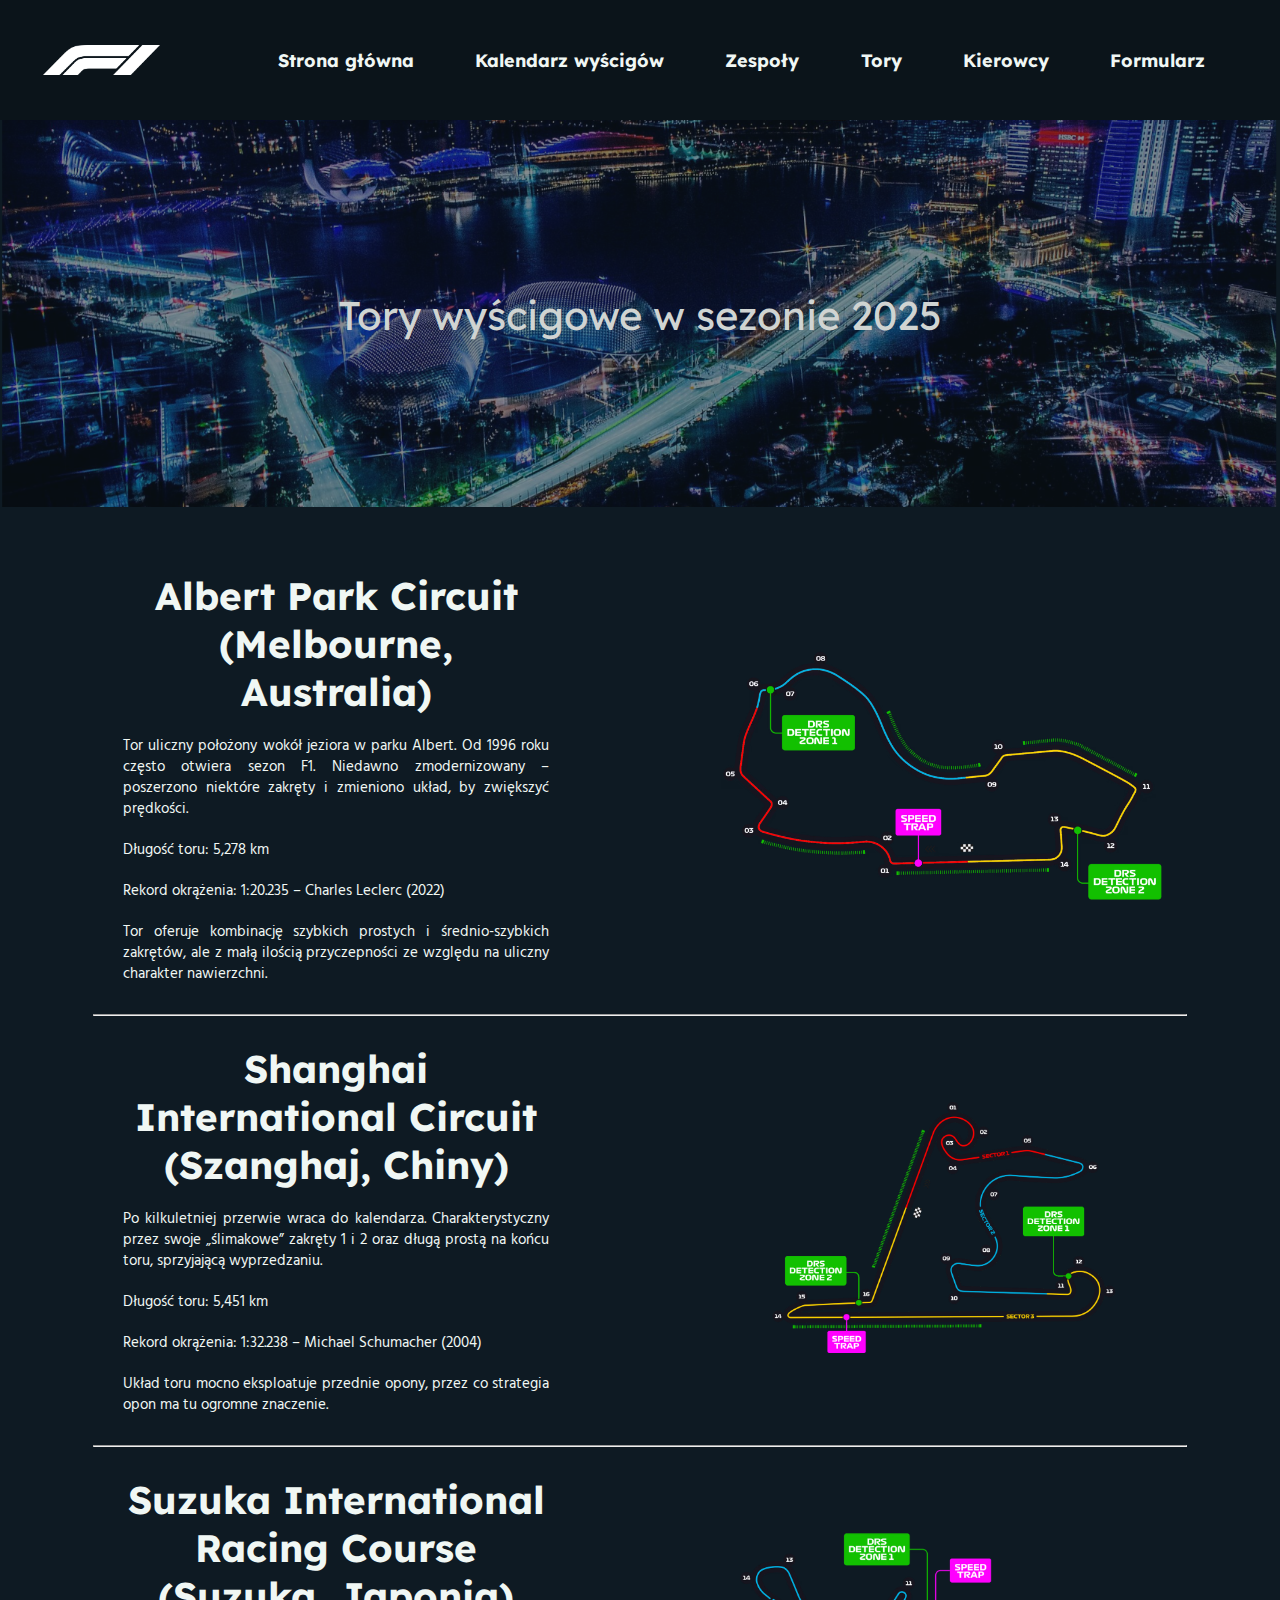
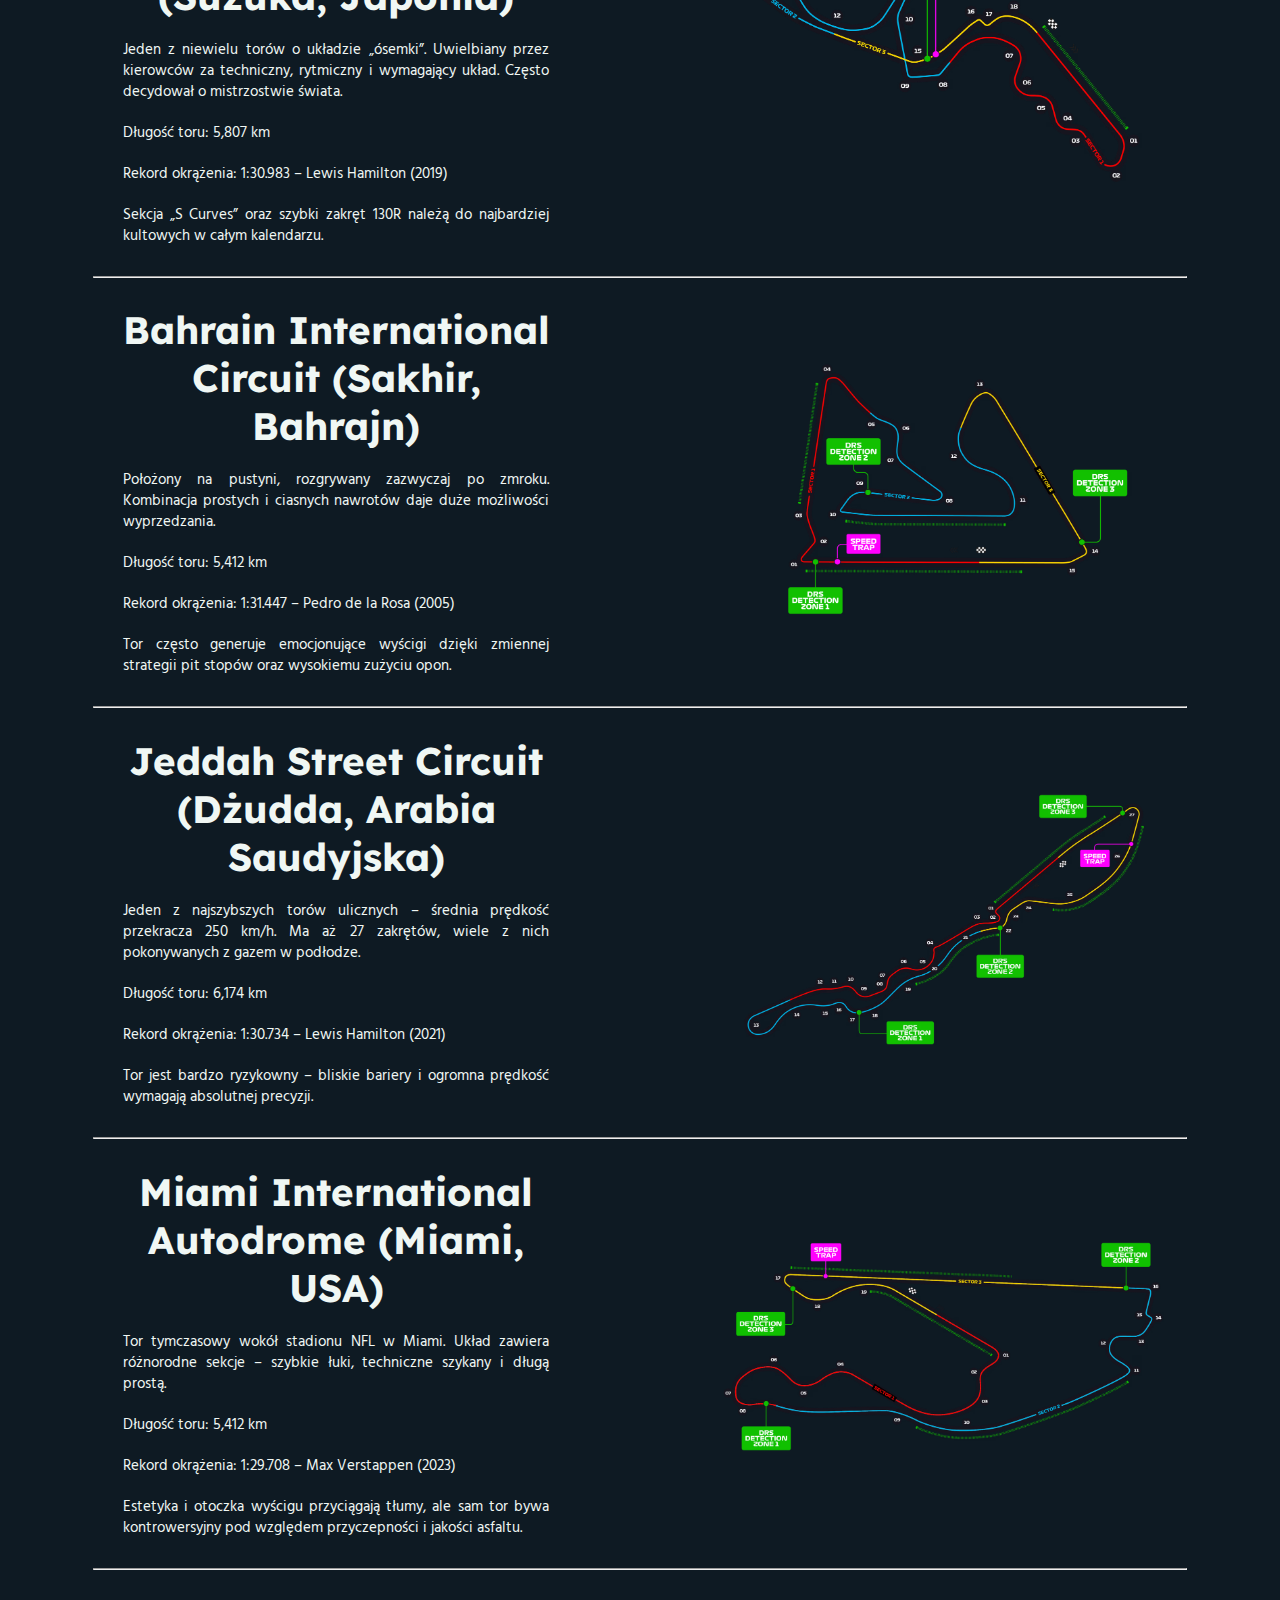
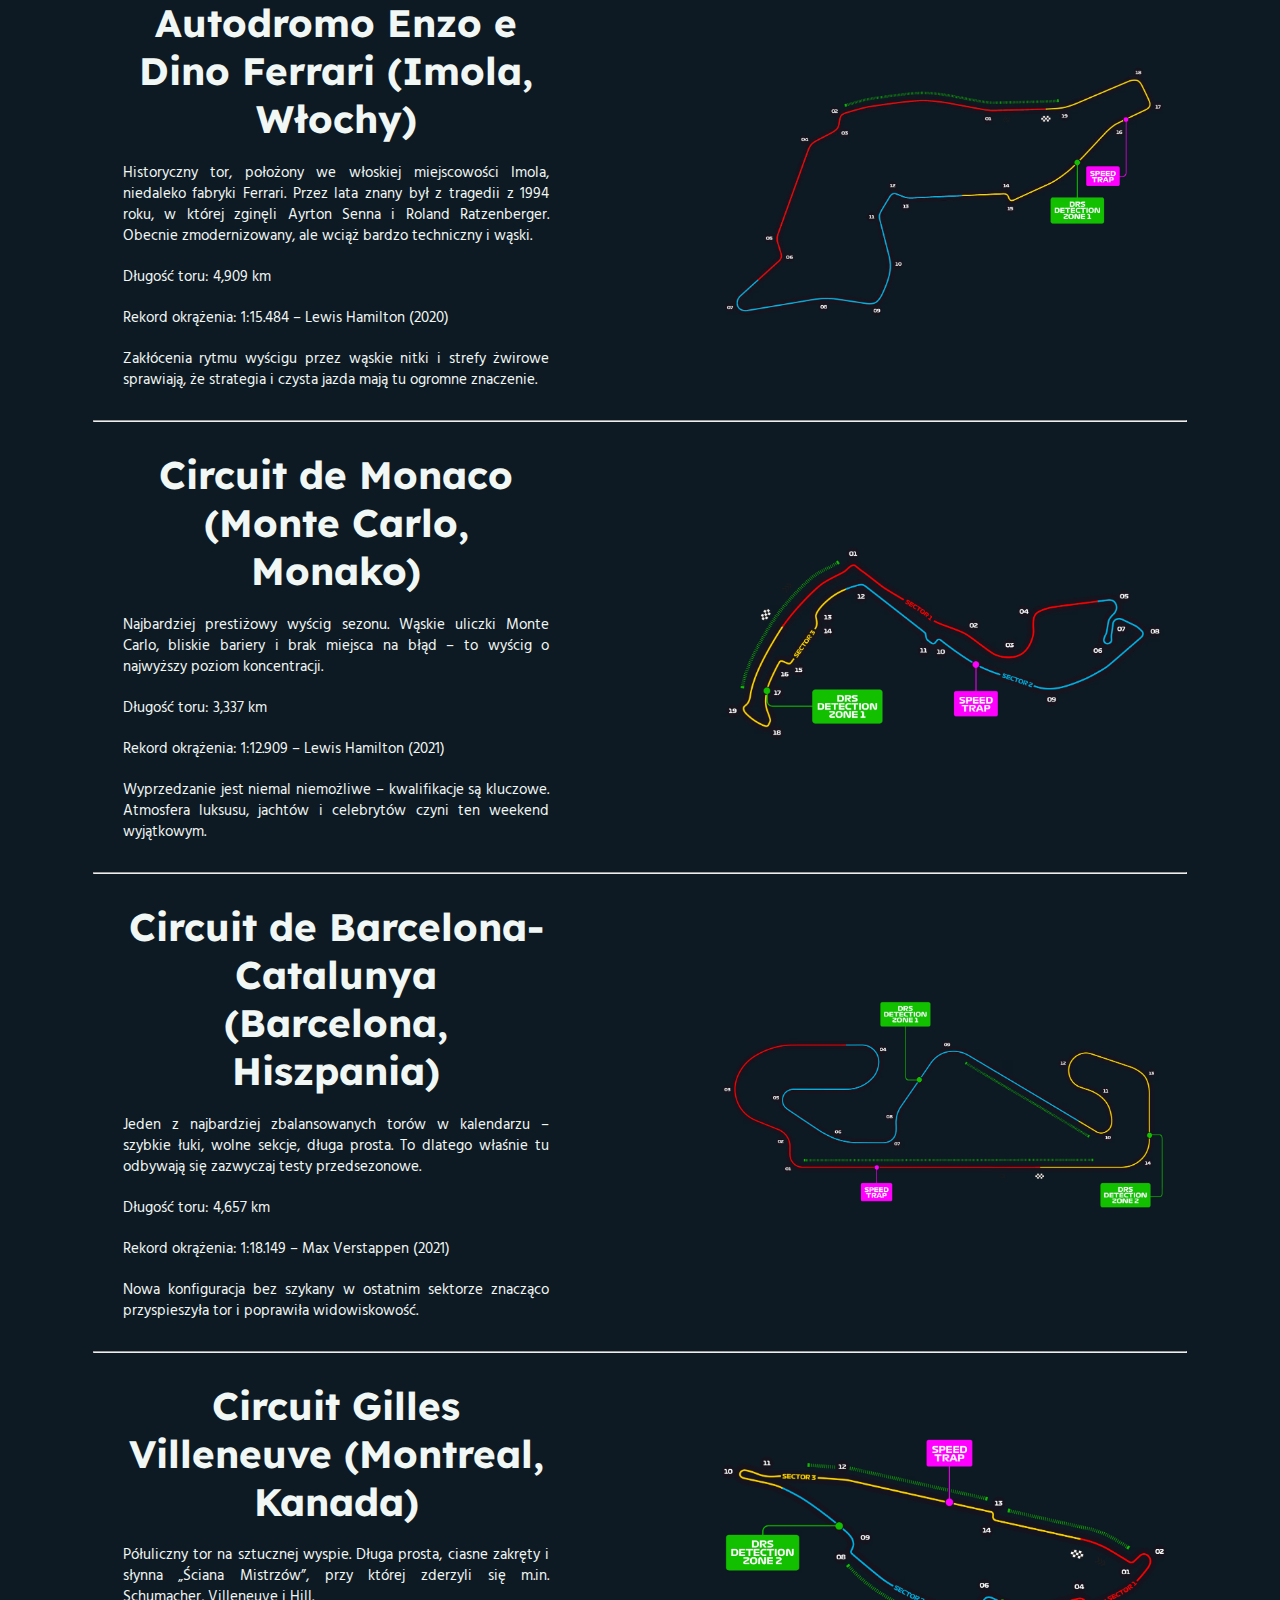
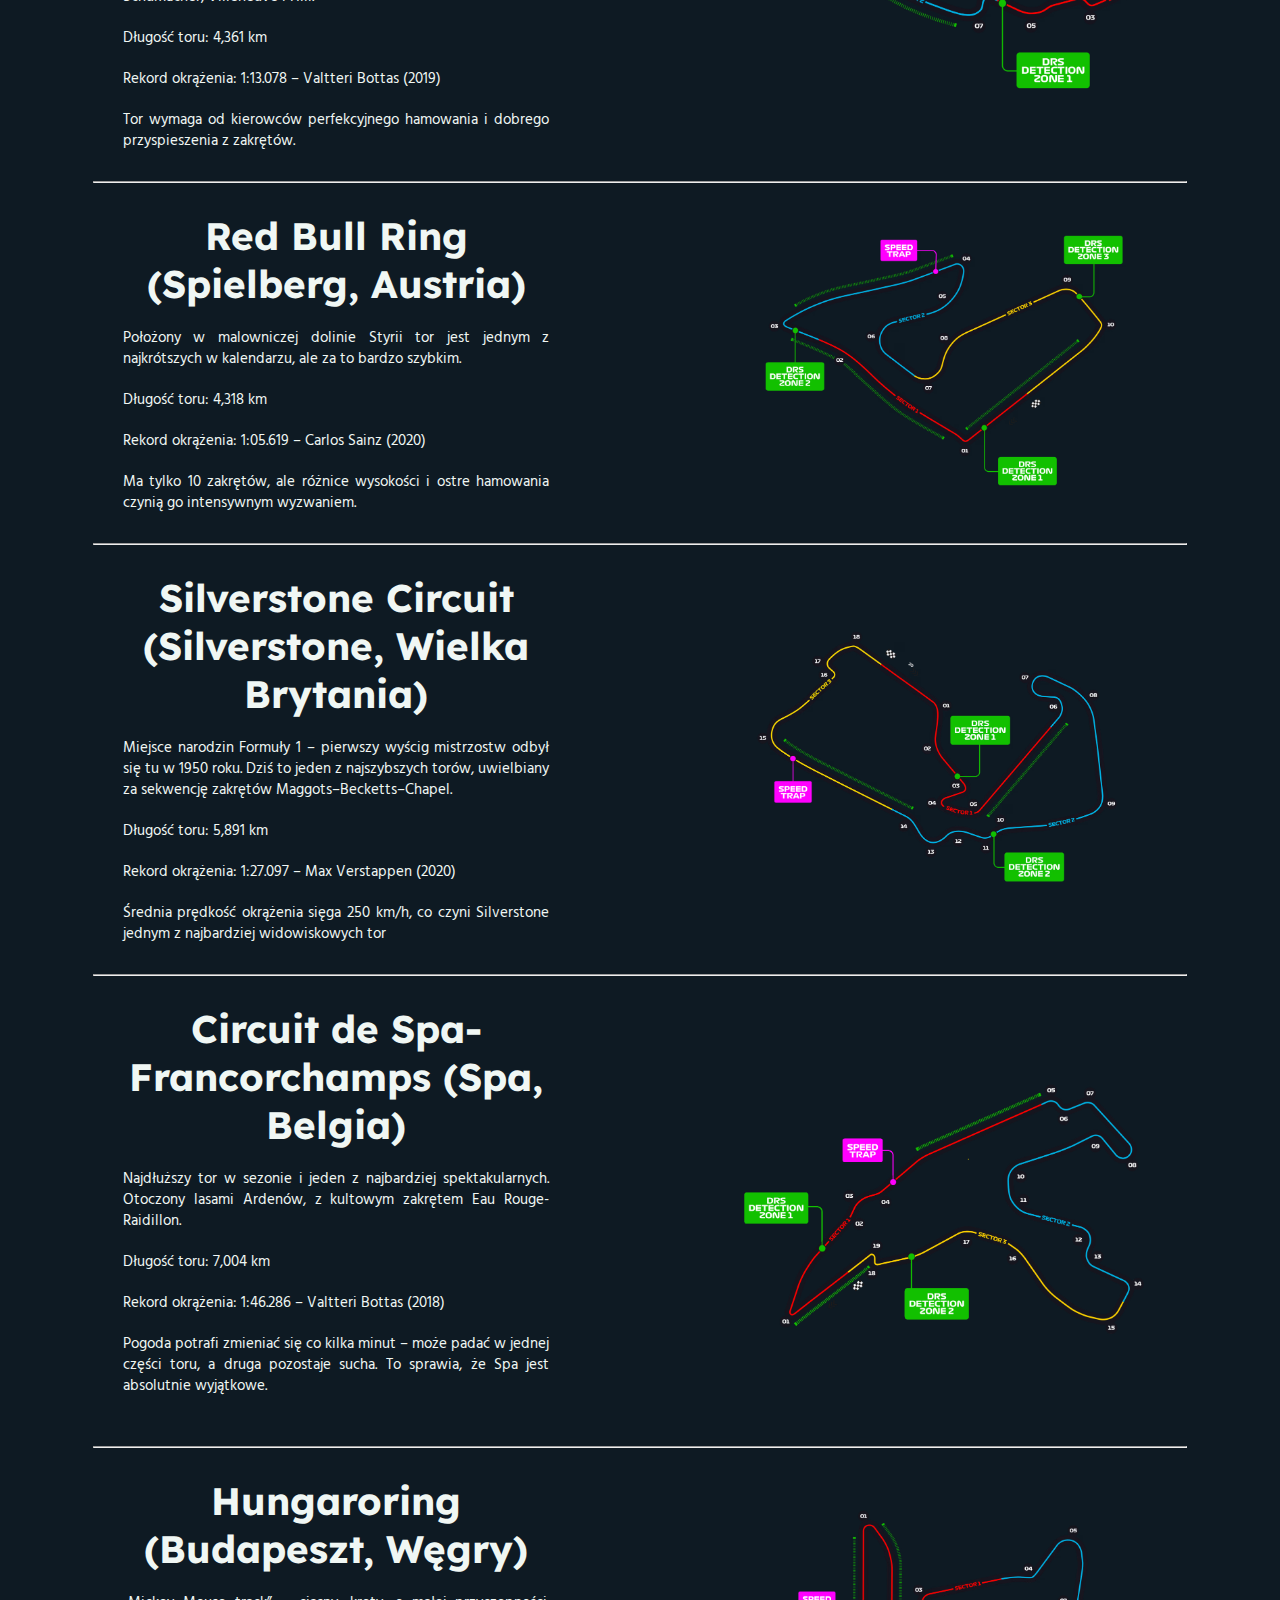
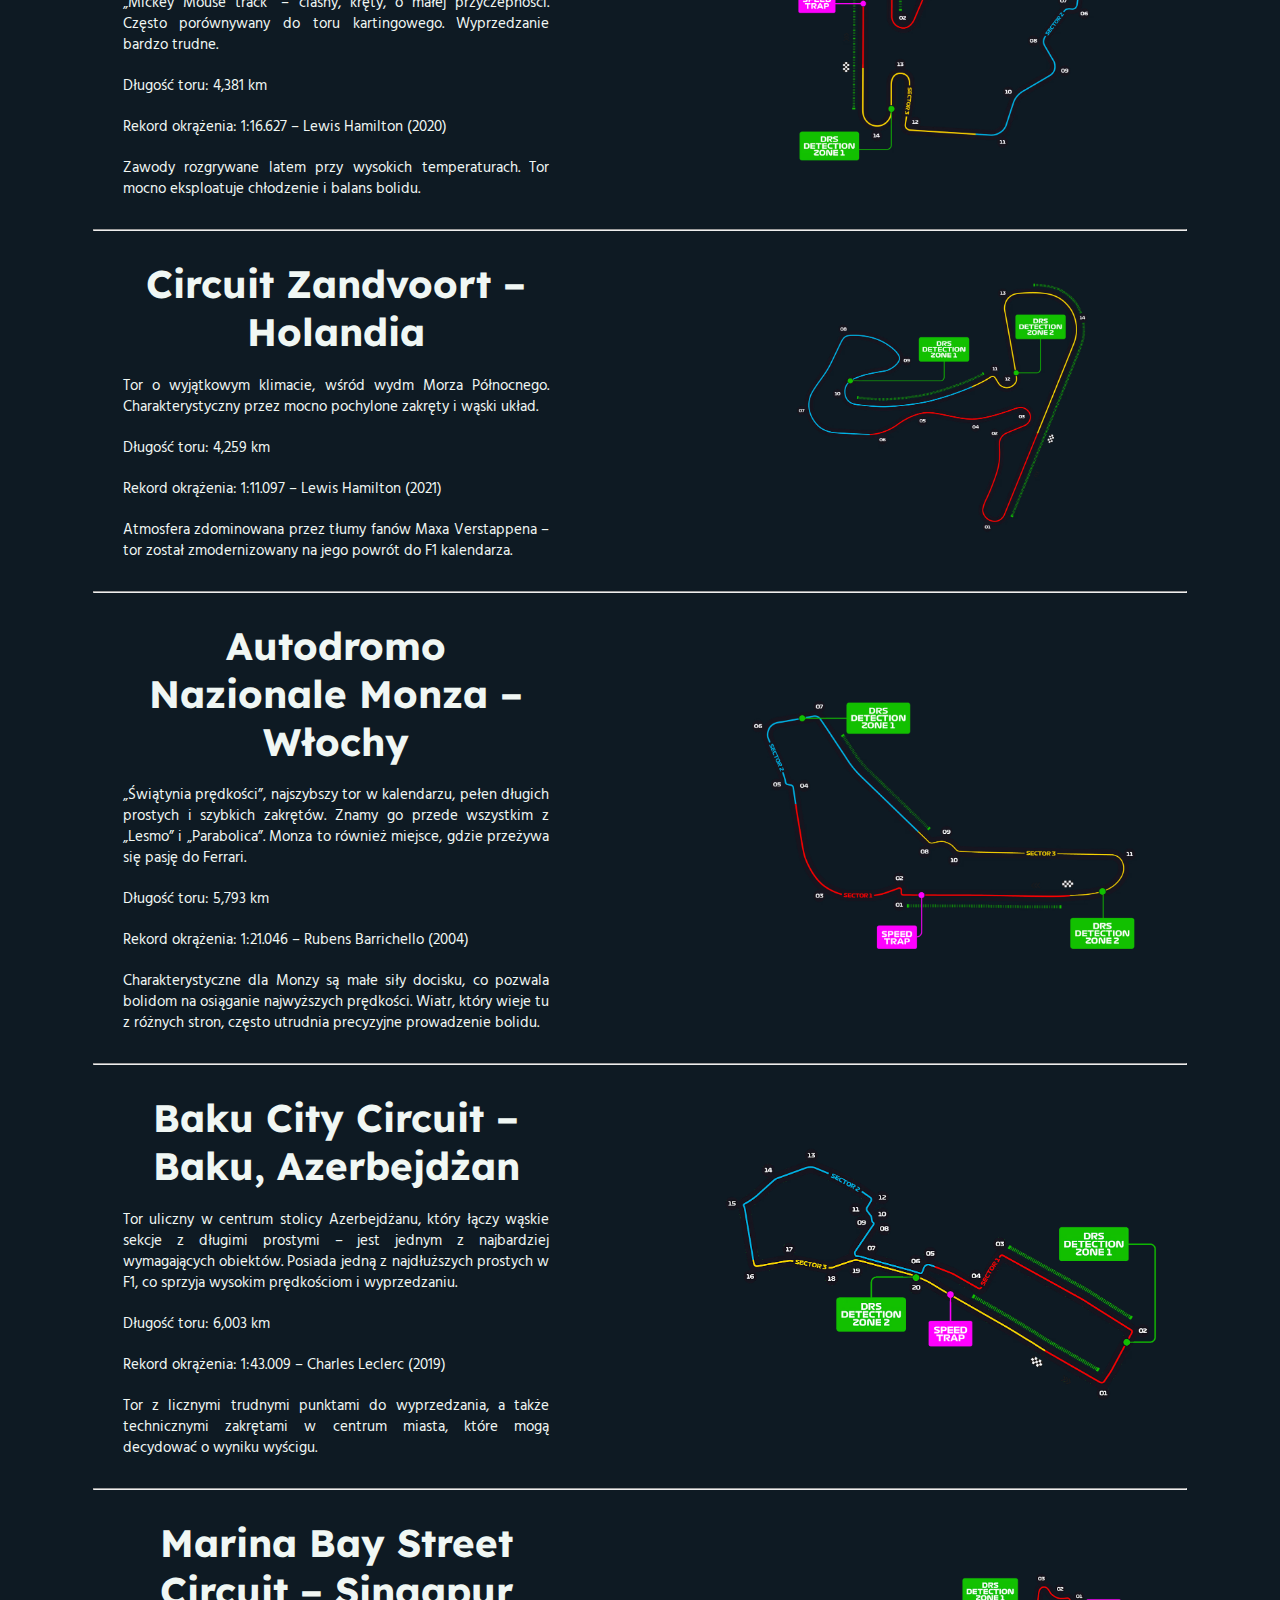
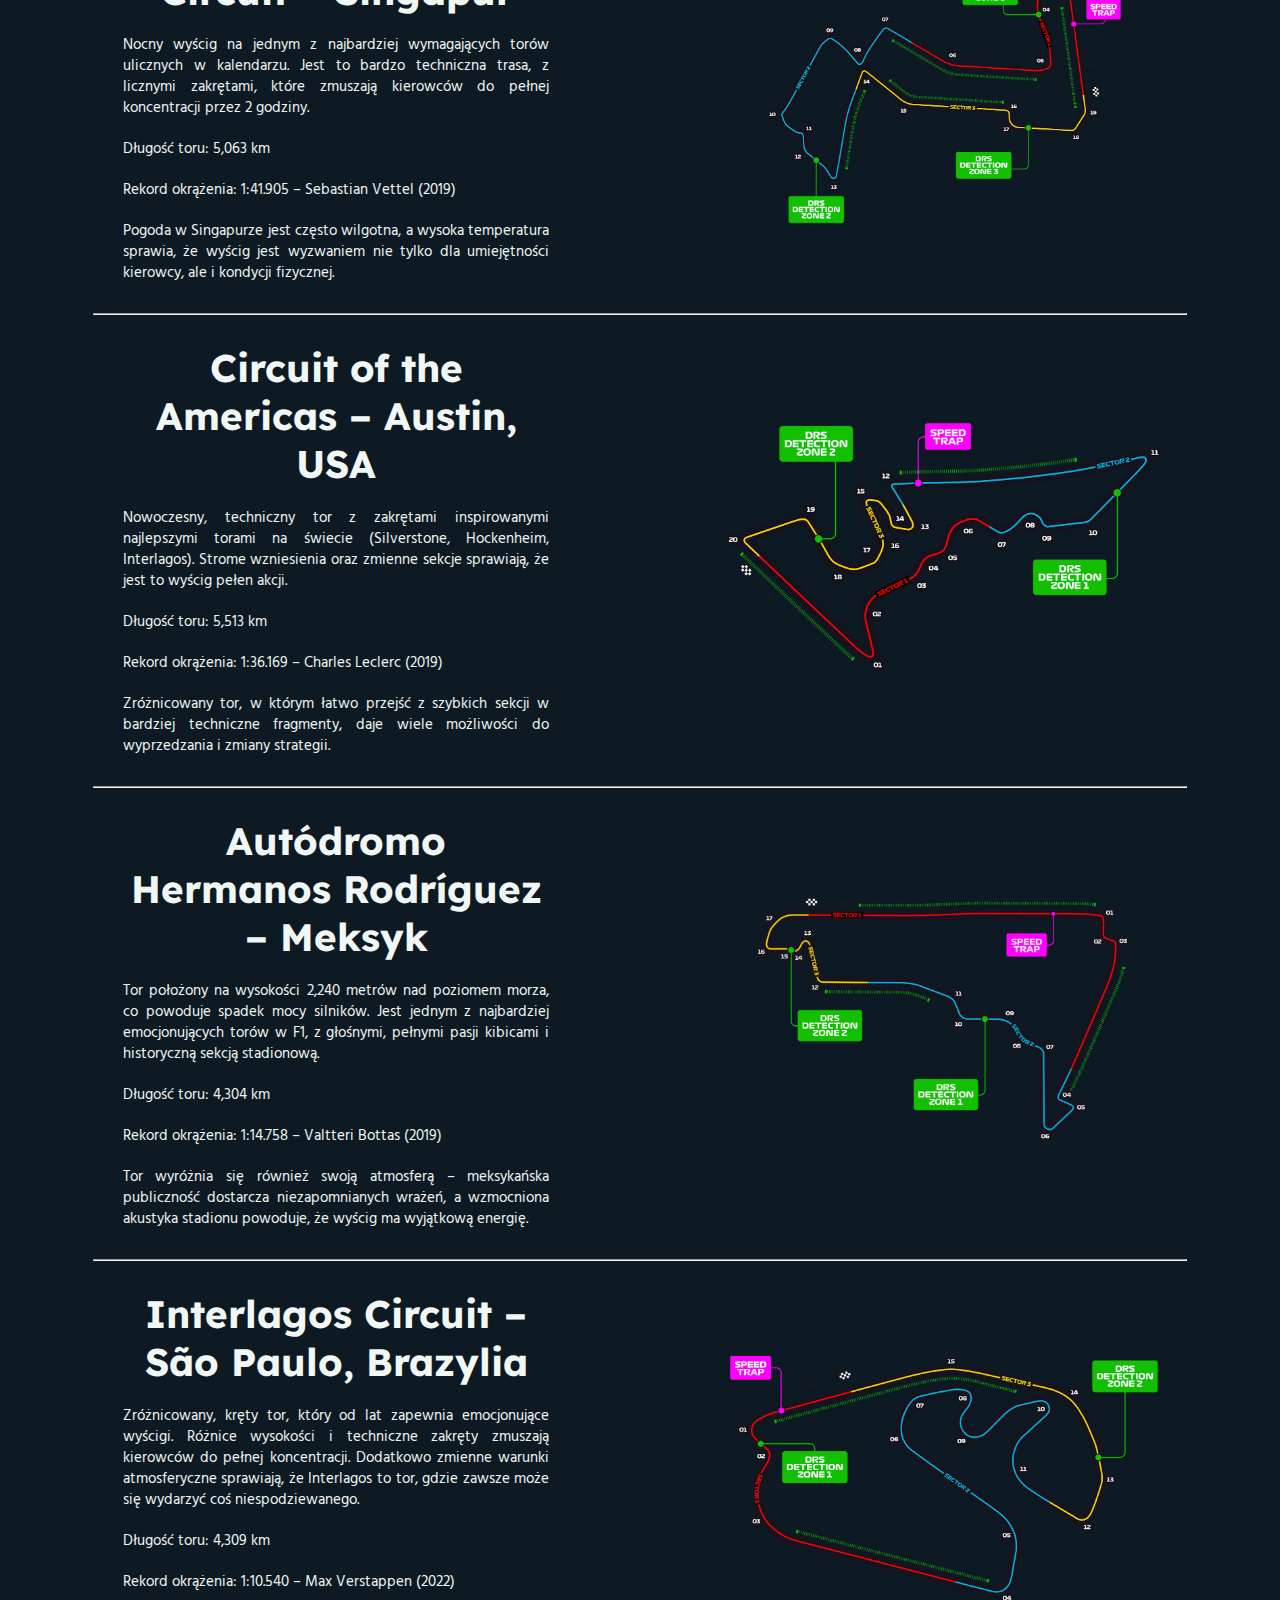
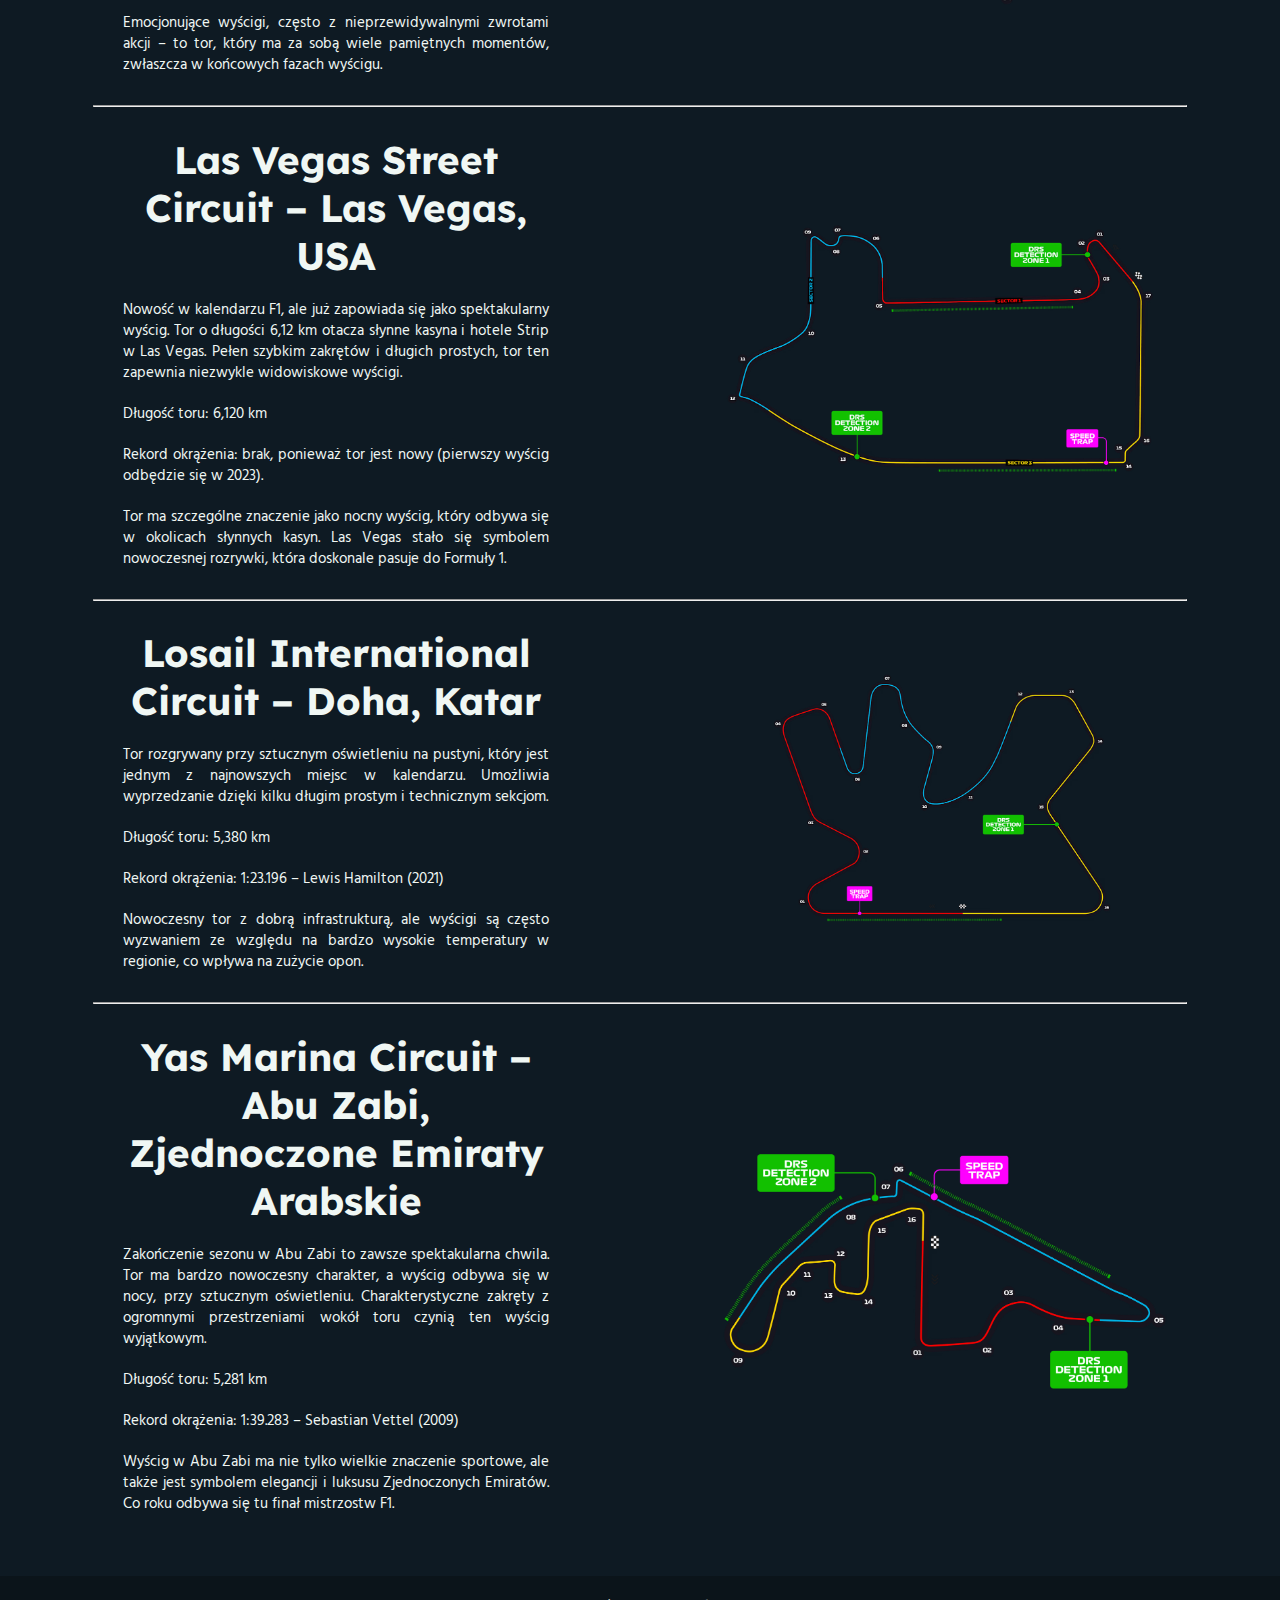
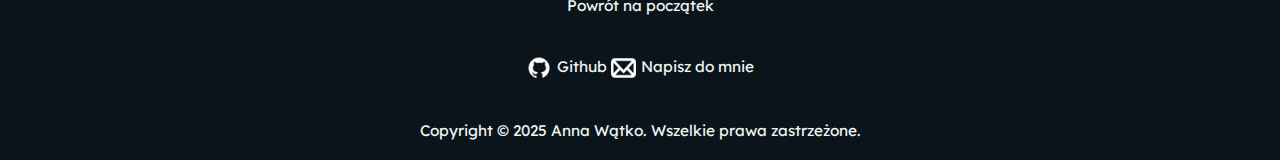
<file: tory.html>
<!DOCTYPE html>
<html lang="pl">
<head>
    <meta charset="UTF-8">
    <meta name="description" content="Moje hobby - Formuła 1">
    <meta name="keywords" content="formuła 1, bolid, F1, wyścigi">
    <meta name="author" content="Anna Wątko">
    <meta name="viewport" content="width=device-width, initial-scale=1.0">
    <title>Moje Hobby - F1</title>
    <link rel="stylesheet" href="style.css">
    <link rel="shortcut icon" href="img/red-parentesi.png" type="image/x-icon">
</head>
<body id="gora">
    <header>
        <a href="index.html" id="img"><img src="img/logo.png" alt="logo"></a>
        <nav>
            <ul>
                <li><a href="index.html">Strona główna</a></li>
                <li><a href="kalendarz.html">Kalendarz wyścigów</a></li>
                <li><a href="zespoly.html">Zespoły</a></li>
                <li><a href="tory.html">Tory</a></li>
                <li><a href="kierowcy.html">Kierowcy</a></li>
                <li><a href="formularz.html">Formularz</a></li>
            </ul>
        </nav>
    </header>

    <div class="baner">
        <img src="img/baner7.png" alt="bolid nocą" id="baner">
        <div class="centered">
            <p>Tory wyścigowe w sezonie 2025</p>
        </div>
    </div>
    <section id="tory">
        <article>
            <h1>Albert Park Circuit (Melbourne, Australia)</h1>
            <p>Tor uliczny położony wokół jeziora w parku Albert. Od 1996 roku często otwiera sezon F1. Niedawno zmodernizowany – poszerzono niektóre zakręty i zmieniono układ, by zwiększyć prędkości.</p>
                <p>Długość toru: 5,278 km</p>
                <p>Rekord okrążenia: 1:20.235 – Charles Leclerc (2022)</p>
                <p>Tor oferuje kombinację szybkich prostych i średnio-szybkich zakrętów, ale z małą ilością przyczepności ze względu na uliczny charakter nawierzchni.</p>
        </article>
        
        <article>
            <img src="img/Australia_Circuit.avif" alt="australia">
        </article>
        <hr>
        <article>
            <h1>Shanghai International Circuit (Szanghaj, Chiny)</h1>
            <p>Po kilkuletniej przerwie wraca do kalendarza. Charakterystyczny przez swoje „ślimakowe” zakręty 1 i 2 oraz długą prostą na końcu toru, sprzyjającą wyprzedzaniu.</p>
                <p>Długość toru: 5,451 km</p>
                <p>Rekord okrążenia: 1:32.238 – Michael Schumacher (2004)</p>
                <p>Układ toru mocno eksploatuje przednie opony, przez co strategia opon ma tu ogromne znaczenie.</p>
        </article>
        <article>
            <img src="img/China_Circuit.png" alt="chiny">
        </article>
        <hr>
        <article>
            <h1>Suzuka International Racing Course (Suzuka, Japonia)</h1>
            <p>Jeden z niewielu torów o układzie „ósemki”. Uwielbiany przez kierowców za techniczny, rytmiczny i wymagający układ. Często decydował o mistrzostwie świata.</p>
                <p>Długość toru: 5,807 km</p>
               <p>Rekord okrążenia: 1:30.983 – Lewis Hamilton (2019)</p> 
                <p>Sekcja „S Curves” oraz szybki zakręt 130R należą do najbardziej kultowych w całym kalendarzu.</p>
        </article>
        <article>
            <img src="img/Japan_Circuit.avif" alt="japonia">
        </article>
        <hr>
        <article>
            <h1>Bahrain International Circuit (Sakhir, Bahrajn)</h1>
            <p>Położony na pustyni, rozgrywany zazwyczaj po zmroku. Kombinacja prostych i ciasnych nawrotów daje duże możliwości wyprzedzania.</p>
                <p>Długość toru: 5,412 km</p>
                <p>Rekord okrążenia: 1:31.447 – Pedro de la Rosa (2005)</p>
                <p>Tor często generuje emocjonujące wyścigi dzięki zmiennej strategii pit stopów oraz wysokiemu zużyciu opon.</p>
        </article>
        <article>
            <img src="img/Bahrain_Circuit.avif" alt="bahrain">
        </article>
        <hr>
        <article>
            <h1>Jeddah Street Circuit (Dżudda, Arabia Saudyjska)</h1>
            <p>Jeden z najszybszych torów ulicznych – średnia prędkość przekracza 250 km/h. Ma aż 27 zakrętów, wiele z nich pokonywanych z gazem w podłodze.</p>
                <p>Długość toru: 6,174 km</p>
                <p>Rekord okrążenia: 1:30.734 – Lewis Hamilton (2021)</p>
                <p>Tor jest bardzo ryzykowny – bliskie bariery i ogromna prędkość wymagają absolutnej precyzji.</p>
        </article>
        <article>
            <img src="img/Saudi_Arabia_Circuit.avif">
        </article>
        <hr>
        <article>
            <h1>Miami International Autodrome (Miami, USA)</h1>
            <p>Tor tymczasowy wokół stadionu NFL w Miami. Układ zawiera różnorodne sekcje – szybkie łuki, techniczne szykany i długą prostą.</p>
                <p>Długość toru: 5,412 km</p>
                <p>Rekord okrążenia: 1:29.708 – Max Verstappen (2023)</p>
                <p>Estetyka i otoczka wyścigu przyciągają tłumy, ale sam tor bywa kontrowersyjny pod względem przyczepności i jakości asfaltu.</p>
        </article>
        <article>
            <img src="img/Miami_Circuit.avif" alt="miami">
        </article>
        <hr>
        <article>
            <h1>Autodromo Enzo e Dino Ferrari (Imola, Włochy)</h1>
            <p>Historyczny tor, położony we włoskiej miejscowości Imola, niedaleko fabryki Ferrari. Przez lata znany był z tragedii z 1994 roku, w której zginęli Ayrton Senna i Roland Ratzenberger. Obecnie zmodernizowany, ale wciąż bardzo techniczny i wąski.</p>
                <p>Długość toru: 4,909 km</p>
               <p>Rekord okrążenia: 1:15.484 – Lewis Hamilton (2020)</p> 
                <p>Zakłócenia rytmu wyścigu przez wąskie nitki i strefy żwirowe sprawiają, że strategia i czysta jazda mają tu ogromne znaczenie.</p>
        </article>
        <article>
            <img src="img/Emilia_Romagna_Circuit.avif" alt="imola">
        </article>
        <hr>
        <article>
            <h1>Circuit de Monaco (Monte Carlo, Monako)</h1>
            <p>Najbardziej prestiżowy wyścig sezonu. Wąskie uliczki Monte Carlo, bliskie bariery i brak miejsca na błąd – to wyścig o najwyższy poziom koncentracji.</p>
                <p>Długość toru: 3,337 km</p>
                <p>Rekord okrążenia: 1:12.909 – Lewis Hamilton (2021)</p>
                <p>Wyprzedzanie jest niemal niemożliwe – kwalifikacje są kluczowe. Atmosfera luksusu, jachtów i celebrytów czyni ten weekend wyjątkowym.</p>
        </article>
        <article>
            <img src="img/Monaco_Circuit.avif" alt="monaco">
        </article>
        <hr>
        <article>
            <h1>Circuit de Barcelona-Catalunya (Barcelona, Hiszpania)</h1>
            <p>Jeden z najbardziej zbalansowanych torów w kalendarzu – szybkie łuki, wolne sekcje, długa prosta. To dlatego właśnie tu odbywają się zazwyczaj testy przedsezonowe.</p>
            <p>Długość toru: 4,657 km</p>
                <p>Rekord okrążenia: 1:18.149 – Max Verstappen (2021)</p>
                <p>Nowa konfiguracja bez szykany w ostatnim sektorze znacząco przyspieszyła tor i poprawiła widowiskowość.</p>
        </article>
        <article>
            <img src="img/Spain_Circuit.avif" alt="hiszpania">
        </article>
        <hr>
        <article>
            <h1>Circuit Gilles Villeneuve (Montreal, Kanada)</h1>
            <p>Półuliczny tor na sztucznej wyspie. Długa prosta, ciasne zakręty i słynna „Ściana Mistrzów”, przy której zderzyli się m.in. Schumacher, Villeneuve i Hill.</p>
                <p>Długość toru: 4,361 km</p>
                <p>Rekord okrążenia: 1:13.078 – Valtteri Bottas (2019)</p>
                <p>Tor wymaga od kierowców perfekcyjnego hamowania i dobrego przyspieszenia z zakrętów.</p>
        </article>
        <article>
            <img src="img/Canada_Circuit.avif" alt="kanada">
        </article>
        <hr>
        <article>
            <h1>Red Bull Ring (Spielberg, Austria)</h1>
            <p>Położony w malowniczej dolinie Styrii tor jest jednym z najkrótszych w kalendarzu, ale za to bardzo szybkim.</p>
                <p>Długość toru: 4,318 km</p>
                <p>Rekord okrążenia: 1:05.619 – Carlos Sainz (2020)</p>
                <p>Ma tylko 10 zakrętów, ale różnice wysokości i ostre hamowania czynią go intensywnym wyzwaniem.</p>
        </article>
        <article>
            <img src="img/Austria_Circuit.avif" alt="austria">
        </article>
        <hr>
        <article>
            <h1>Silverstone Circuit (Silverstone, Wielka Brytania)</h1>
            <p>Miejsce narodzin Formuły 1 – pierwszy wyścig mistrzostw odbył się tu w 1950 roku. Dziś to jeden z najszybszych torów, uwielbiany za sekwencję zakrętów Maggots–Becketts–Chapel.</p>
                <p>Długość toru: 5,891 km</p>
                <p>Rekord okrążenia: 1:27.097 – Max Verstappen (2020)</p>
                <p>Średnia prędkość okrążenia sięga 250 km/h, co czyni Silverstone jednym z najbardziej widowiskowych tor</p>
        </article>
        <article>
            <img src="img/Great_Britain_Circuit.avif" alt="UK">
        </article>
        <hr>
        <article>
            <h1>Circuit de Spa-Francorchamps (Spa, Belgia)</h1>
            <p>Najdłuższy tor w sezonie i jeden z najbardziej spektakularnych. Otoczony lasami Ardenów, z kultowym zakrętem Eau Rouge-Raidillon.</p>
            <p>Długość toru: 7,004 km</p>
                <p>Rekord okrążenia: 1:46.286 – Valtteri Bottas (2018)</p>
                <p>Pogoda potrafi zmieniać się co kilka minut – może padać w jednej części toru, a druga pozostaje sucha. To sprawia, że Spa jest absolutnie wyjątkowe.</p></p>
        </article>
        <article>
            <img src="img/Belgium_Circuit.png" alt="belgia">
        </article>
        <hr>
        <article>
            <h1>Hungaroring (Budapeszt, Węgry)</h1>
            <p>„Mickey Mouse track” – ciasny, kręty, o małej przyczepności. Często porównywany do toru kartingowego. Wyprzedzanie bardzo trudne.</p>
            <p> Długość toru: 4,381 km</p>
                <p>Rekord okrążenia: 1:16.627 – Lewis Hamilton (2020)</p>
                <p>Zawody rozgrywane latem przy wysokich temperaturach. Tor mocno eksploatuje chłodzenie i balans bolidu.</p>
        </article>
        <article>
            <img src="img/Hungary_Circuit.avif" alt="węgry">
        </article>
        <hr>
        <article>
            <h1>Circuit Zandvoort – Holandia</h1>
            <p>Tor o wyjątkowym klimacie, wśród wydm Morza Północnego. Charakterystyczny przez mocno pochylone zakręty i wąski układ.</p>
            <p>Długość toru: 4,259 km</p>
                <p>Rekord okrążenia: 1:11.097 – Lewis Hamilton (2021)</p>
                <p>Atmosfera zdominowana przez tłumy fanów Maxa Verstappena – tor został zmodernizowany na jego powrót do F1 kalendarza.</p>
            
        </article>
        <article>
            <img src="img/Netherlands_Circuit.avif" alt="holandia">
        </article>
        <hr>
        <article>
            <h1>Autodromo Nazionale Monza – Włochy</h1>
            <p>„Świątynia prędkości”, najszybszy tor w kalendarzu, pełen długich prostych i szybkich zakrętów. Znamy go przede wszystkim z „Lesmo” i „Parabolica”. Monza to również miejsce, gdzie przeżywa się pasję do Ferrari.</p>
            <p>Długość toru: 5,793 km</p>
                <p>Rekord okrążenia: 1:21.046 – Rubens Barrichello (2004)</p>
                <p>Charakterystyczne dla Monzy są małe siły docisku, co pozwala bolidom na osiąganie najwyższych prędkości. Wiatr, który wieje tu z różnych stron, często utrudnia precyzyjne prowadzenie bolidu.</p>
        </article>
        <article>
            <img src="img/Italy_Circuit.avif" alt="monza">
        </article>
        <hr>
        <article>
            <h1>Baku City Circuit – Baku, Azerbejdżan</h1>
            <p>Tor uliczny w centrum stolicy Azerbejdżanu, który łączy wąskie sekcje z długimi prostymi – jest jednym z najbardziej wymagających obiektów. Posiada jedną z najdłuższych prostych w F1, co sprzyja wysokim prędkościom i wyprzedzaniu.</p>
            <p>Długość toru: 6,003 km</p>
                <p>Rekord okrążenia: 1:43.009 – Charles Leclerc (2019)</p>
                <p>Tor z licznymi trudnymi punktami do wyprzedzania, a także technicznymi zakrętami w centrum miasta, które mogą decydować o wyniku wyścigu.</p>
            
        </article>
        <article>
            <img src="img/Baku_Circuit.avif" alt="baku">
        </article>
        <hr>
        <article>
            <h1>Marina Bay Street Circuit – Singapur</h1>
            <p>Nocny wyścig na jednym z najbardziej wymagających torów ulicznych w kalendarzu. Jest to bardzo techniczna trasa, z licznymi zakrętami, które zmuszają kierowców do pełnej koncentracji przez 2 godziny.</p>
            <p>Długość toru: 5,063 km</p>
                <p>Rekord okrążenia: 1:41.905 – Sebastian Vettel (2019)</p>
                <p>Pogoda w Singapurze jest często wilgotna, a wysoka temperatura sprawia, że wyścig jest wyzwaniem nie tylko dla umiejętności kierowcy, ale i kondycji fizycznej.</p>
        </article>
        <article>
            <img src="img/Singapore_Circuit.avif" alt="singapur">
        </article>
        <hr>
        <article>
            <h1>Circuit of the Americas – Austin, USA</h1>
            <p>Nowoczesny, techniczny tor z zakrętami inspirowanymi najlepszymi torami na świecie (Silverstone, Hockenheim, Interlagos). Strome wzniesienia oraz zmienne sekcje sprawiają, że jest to wyścig pełen akcji.</p>
            <p>Długość toru: 5,513 km</p>
                <p>Rekord okrążenia: 1:36.169 – Charles Leclerc (2019)</p>
                <p>Zróżnicowany tor, w którym łatwo przejść z szybkich sekcji w bardziej techniczne fragmenty, daje wiele możliwości do wyprzedzania i zmiany strategii.</p>
        </article>
        <article>
            <img src="img/USA_Circuit.avif" alt="usa">
        </article>
        <hr>
        <article>
            <h1>Autódromo Hermanos Rodríguez – Meksyk</h1>
            <p>Tor położony na wysokości 2,240 metrów nad poziomem morza, co powoduje spadek mocy silników. Jest jednym z najbardziej emocjonujących torów w F1, z głośnymi, pełnymi pasji kibicami i historyczną sekcją stadionową.</p>
            <p>Długość toru: 4,304 km</p>
                <p>Rekord okrążenia: 1:14.758 – Valtteri Bottas (2019)</p>
                <p>Tor wyróżnia się również swoją atmosferą – meksykańska publiczność dostarcza niezapomnianych wrażeń, a wzmocniona akustyka stadionu powoduje, że wyścig ma wyjątkową energię.</p>
        </article>
        <article>
            <img src="img/Mexico_Circuit.avif" alt="meksyk">
        </article>
        <hr>
        <article>
            <h1>Interlagos Circuit – São Paulo, Brazylia</h1>
            <p>Zróżnicowany, kręty tor, który od lat zapewnia emocjonujące wyścigi. Różnice wysokości i techniczne zakręty zmuszają kierowców do pełnej koncentracji. Dodatkowo zmienne warunki atmosferyczne sprawiają, że Interlagos to tor, gdzie zawsze może się wydarzyć coś niespodziewanego.</p>
            <p>Długość toru: 4,309 km</p>
                <p>Rekord okrążenia: 1:10.540 – Max Verstappen (2022)</p>
                <p>Emocjonujące wyścigi, często z nieprzewidywalnymi zwrotami akcji – to tor, który ma za sobą wiele pamiętnych momentów, zwłaszcza w końcowych fazach wyścigu.</p>
        </article>
        <article>
            <img src="img/Brazil_Circuit.avif" alt="brazylia">
        </article>
        <hr>
        <article>
            <h1>Las Vegas Street Circuit – Las Vegas, USA</h1>
            <p>Nowość w kalendarzu F1, ale już zapowiada się jako spektakularny wyścig. Tor o długości 6,12 km otacza słynne kasyna i hotele Strip w Las Vegas. Pełen szybkim zakrętów i długich prostych, tor ten zapewnia niezwykle widowiskowe wyścigi.</p>
            <p>Długość toru: 6,120 km</p>
                <p>Rekord okrążenia: brak, ponieważ tor jest nowy (pierwszy wyścig odbędzie się w 2023).</p>
                <p>Tor ma szczególne znaczenie jako nocny wyścig, który odbywa się w okolicach słynnych kasyn. Las Vegas stało się symbolem nowoczesnej rozrywki, która doskonale pasuje do Formuły 1.</p>
        </article>
        <article>
            <img src="img/Las_Vegas_Circuit.avif" alt="vegas">
        </article>
        <hr>
        <article>
            <h1>Losail International Circuit – Doha, Katar</h1>
            <p>Tor rozgrywany przy sztucznym oświetleniu na pustyni, który jest jednym z najnowszych miejsc w kalendarzu. Umożliwia wyprzedzanie dzięki kilku długim prostym i technicznym sekcjom.</p>
            <p> Długość toru: 5,380 km</p>
                <p>Rekord okrążenia: 1:23.196 – Lewis Hamilton (2021)</p>
                <p>Nowoczesny tor z dobrą infrastrukturą, ale wyścigi są często wyzwaniem ze względu na bardzo wysokie temperatury w regionie, co wpływa na zużycie opon.</p>
        </article>
        <article>
            <img src="img/Qatar_Circuit.avif" alt="katar">
        </article>
        <hr>
        <article>
            <h1>Yas Marina Circuit – Abu Zabi, Zjednoczone Emiraty Arabskie</h1>
            <p>Zakończenie sezonu w Abu Zabi to zawsze spektakularna chwila. Tor ma bardzo nowoczesny charakter, a wyścig odbywa się w nocy, przy sztucznym oświetleniu. Charakterystyczne zakręty z ogromnymi przestrzeniami wokół toru czynią ten wyścig wyjątkowym.</p>
            <p>Długość toru: 5,281 km</p>
                <p>Rekord okrążenia: 1:39.283 – Sebastian Vettel (2009)</p>
                <p>Wyścig w Abu Zabi ma nie tylko wielkie znaczenie sportowe, ale także jest symbolem elegancji i luksusu Zjednoczonych Emiratów. Co roku odbywa się tu finał mistrzostw F1.</p>
        </article>
        <article>
            <img src="img/Abu_Dhabi_Circuit.avif" alt="abu zabi">
        </article>
    </section>
    <footer>
        <p><a href="#gora">Powrót na początek</a></p>
        <p class="ikony">
            <a href="https://github.com/Andziia"><img src="img/github.png" alt="logo github">Github</a>
            <a href="mailto:anna.watko@zse.krakow.pl"><img src="img/mail-xxl.png" alt="logo mail">Napisz do mnie</a>
        </p>
        <p>Copyright &copy; 2025 Anna Wątko. Wszelkie prawa zastrzeżone. </p>
    </footer>
</body>
</html>
</file>
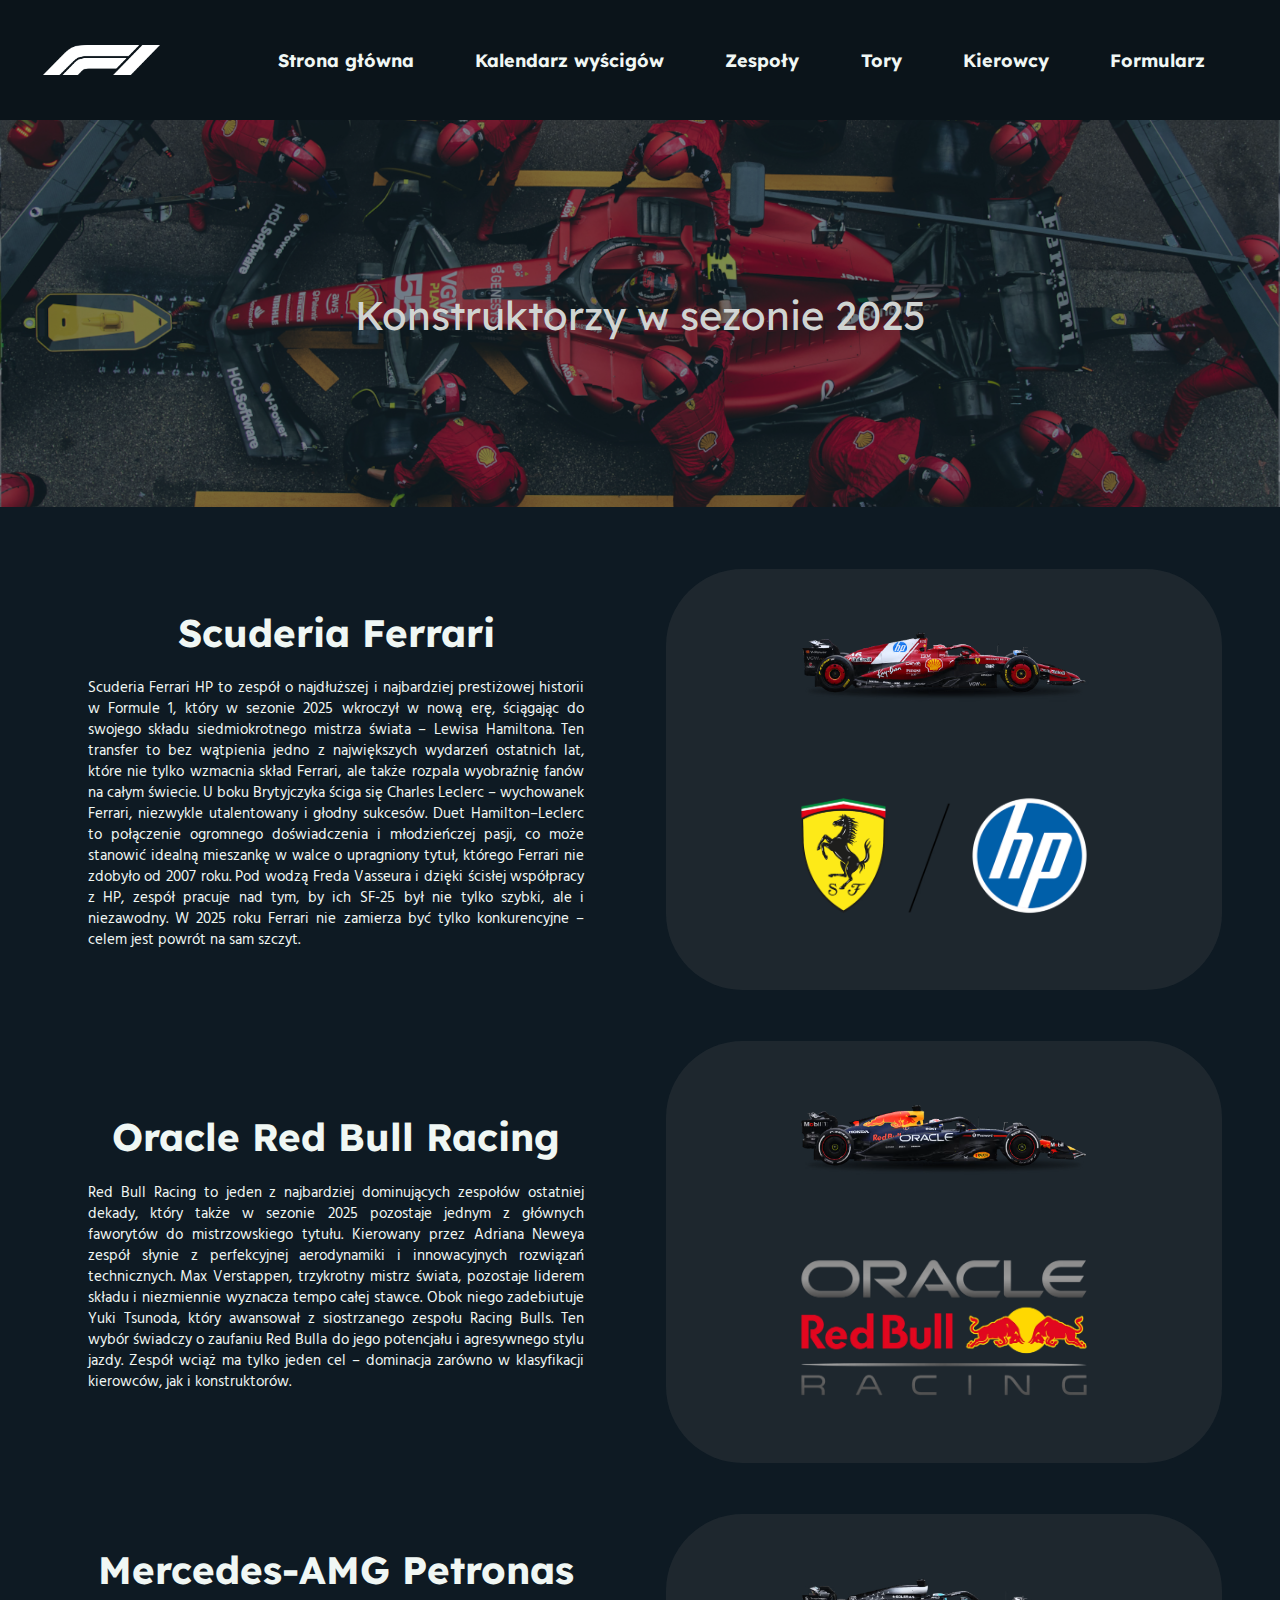
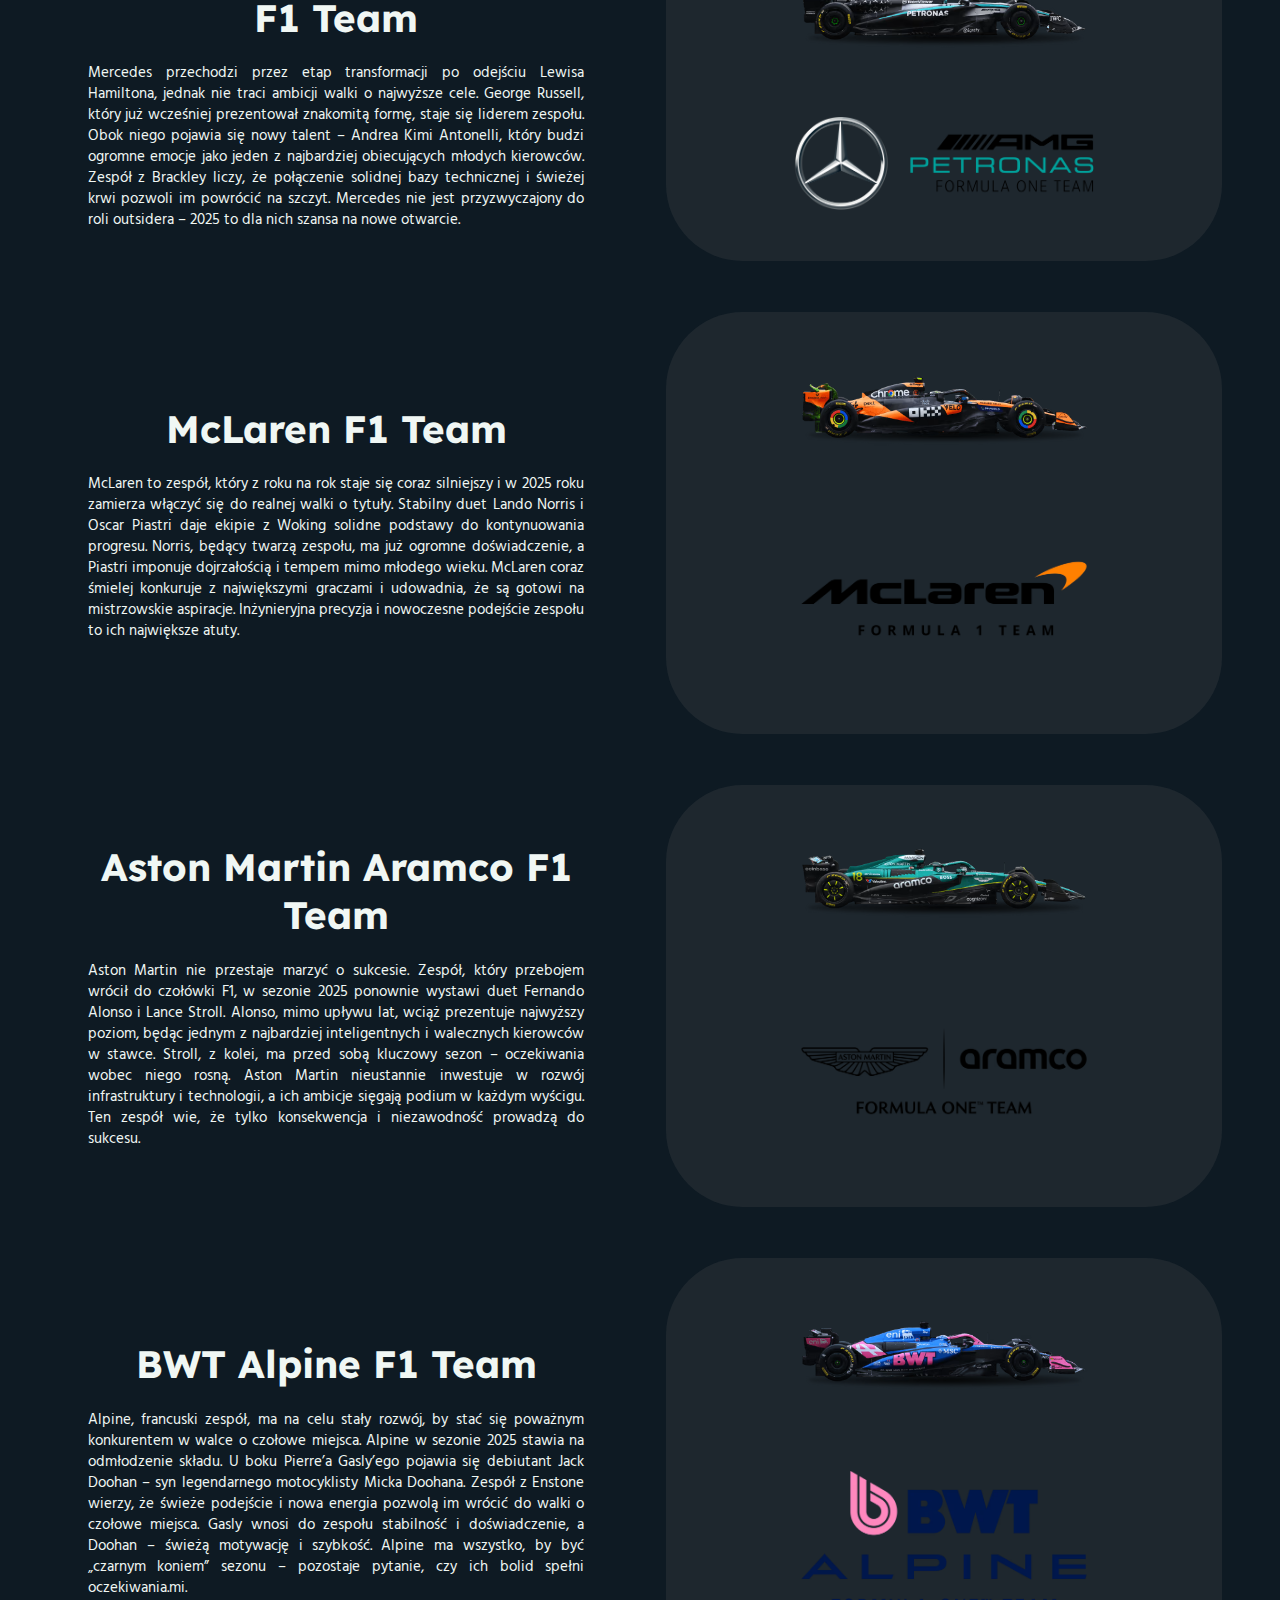
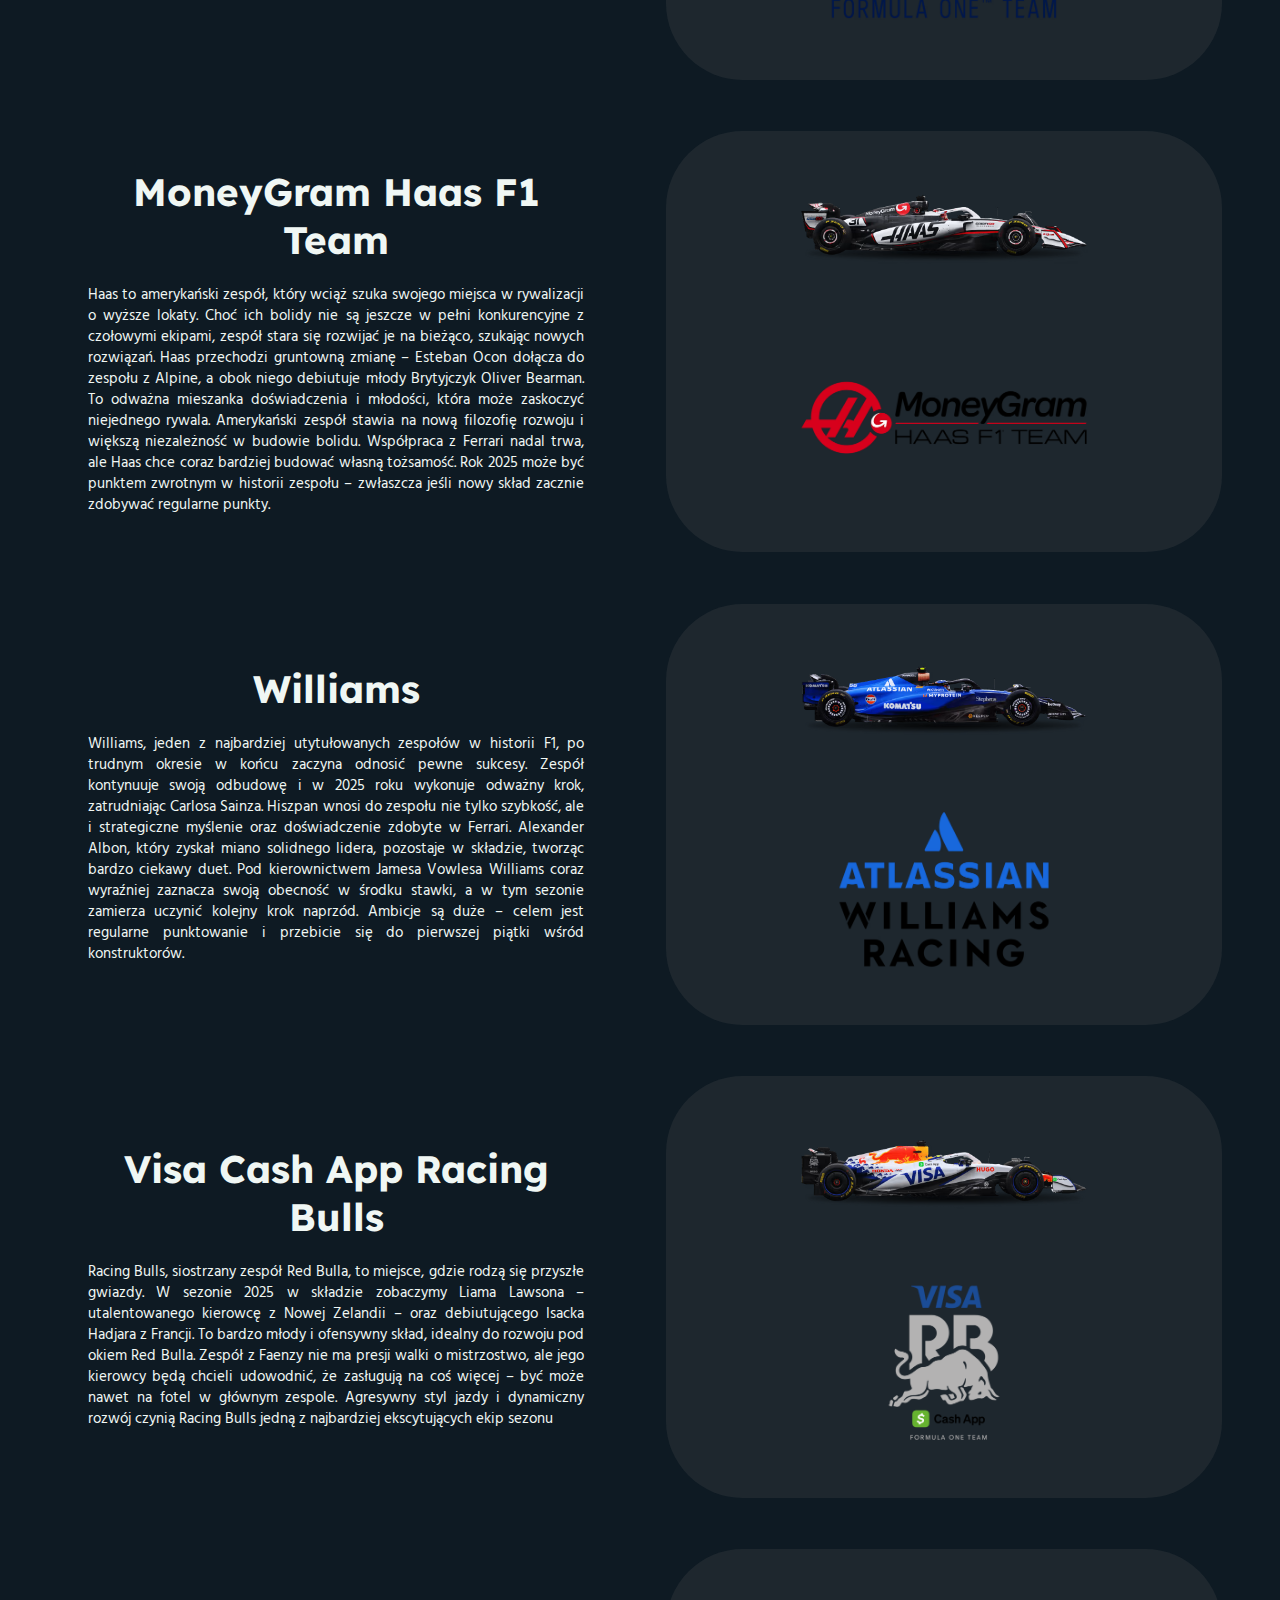
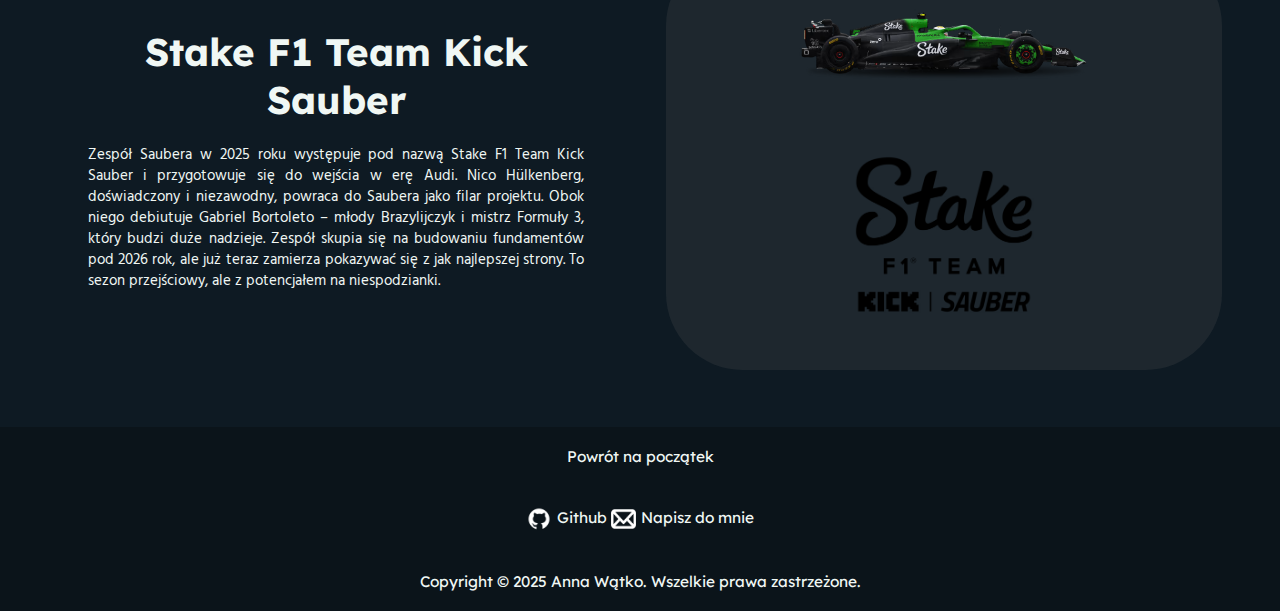
<file: zespoly.html>
<!DOCTYPE html>
<html lang="pl">
<head>
    <meta name="description" content="Moje hobby - Formuła 1">
    <meta name="keywords" content="formuła 1, bolid, F1, wyścigi">
    <meta name="author" content="Anna Wątko">
    <meta charset="UTF-8">
    <meta name="viewport" content="width=device-width, initial-scale=1.0">
    <title>Moje Hobby - F1</title>
    <link rel="stylesheet" href="style.css">
    <link rel="shortcut icon" href="img/red-parentesi.png" type="image/x-icon">
</head>
<body id="gora">
    <header>
        <a href="index.html" id="img"><img src="img/logo.png" alt="logo"></a>
        <nav>
            <ul>
                <li><a href="index.html">Strona główna</a></li>
                <li><a href="kalendarz.html">Kalendarz wyścigów</a></li>
                <li><a href="zespoly.html">Zespoły</a></li>
                <li><a href="tory.html">Tory</a></li>
                <li><a href="kierowcy.html">Kierowcy</a></li>
                <li><a href="formularz.html">Formularz</a></li>
            </ul>
        </nav>
    </header>

    <div class="baner">
        <img src="img/baner9.png" alt="bolid nocą" id="baner">
        <div class="centered">
            <p>Konstruktorzy w sezonie 2025</p>
        </div>
    </div>
    <section id="zespoly">
        <article>
            <h1>Scuderia Ferrari</h1>
            <p>Scuderia Ferrari HP to zespół o najdłuższej i najbardziej prestiżowej historii w Formule 1, który w sezonie 2025 wkroczył w nową erę, ściągając do swojego składu siedmiokrotnego mistrza świata – Lewisa Hamiltona. Ten transfer to bez wątpienia jedno z największych wydarzeń ostatnich lat, które nie tylko wzmacnia skład Ferrari, ale także rozpala wyobraźnię fanów na całym świecie. U boku Brytyjczyka ściga się Charles Leclerc – wychowanek Ferrari, niezwykle utalentowany i głodny sukcesów. Duet Hamilton–Leclerc to połączenie ogromnego doświadczenia i młodzieńczej pasji, co może stanowić idealną mieszankę w walce o upragniony tytuł, którego Ferrari nie zdobyło od 2007 roku. Pod wodzą Freda Vasseura i dzięki ścisłej współpracy z HP, zespół pracuje nad tym, by ich SF-25 był nie tylko szybki, ale i niezawodny. W 2025 roku Ferrari nie zamierza być tylko konkurencyjne – celem jest powrót na sam szczyt.</p>
        </article>
        <article class="img"><img src="img/ferrari.avif" alt="ferrari"><img src="img/ferrari-logo.avif" alt="logo ferrari"></article>
    
        <article>
            <h1>Oracle Red Bull Racing</h1>
            <p>Red Bull Racing to jeden z najbardziej dominujących zespołów ostatniej dekady, który także w sezonie 2025 pozostaje jednym z głównych faworytów do mistrzowskiego tytułu. Kierowany przez Adriana Neweya zespół słynie z perfekcyjnej aerodynamiki i innowacyjnych rozwiązań technicznych. Max Verstappen, trzykrotny mistrz świata, pozostaje liderem składu i niezmiennie wyznacza tempo całej stawce. Obok niego zadebiutuje Yuki Tsunoda, który awansował z siostrzanego zespołu Racing Bulls. Ten wybór świadczy o zaufaniu Red Bulla do jego potencjału i agresywnego stylu jazdy. Zespół wciąż ma tylko jeden cel – dominacja zarówno w klasyfikacji kierowców, jak i konstruktorów.</p>
        </article>
        <article class="img"><img src="img/red-bull-racing.avif" alt="red bull"><img src="img/red bull-logo.avif" alt="logo red bull"></article>
        
        <article>
            <h1>Mercedes-AMG Petronas F1 Team</h1>
            <p>Mercedes przechodzi przez etap transformacji po odejściu Lewisa Hamiltona, jednak nie traci ambicji walki o najwyższe cele. George Russell, który już wcześniej prezentował znakomitą formę, staje się liderem zespołu. Obok niego pojawia się nowy talent – Andrea Kimi Antonelli, który budzi ogromne emocje jako jeden z najbardziej obiecujących młodych kierowców. Zespół z Brackley liczy, że połączenie solidnej bazy technicznej i świeżej krwi pozwoli im powrócić na szczyt. Mercedes nie jest przyzwyczajony do roli outsidera – 2025 to dla nich szansa na nowe otwarcie.</p>
        </article>
        <article class="img"><img src="img/mercedes.avif" alt="mercedes"><img src="img/mercedes-logo.avif" alt="mercedes logo"></article>
        
        <article>
            <h1>McLaren F1 Team</h1>
            <p>McLaren to zespół, który z roku na rok staje się coraz silniejszy i w 2025 roku zamierza włączyć się do realnej walki o tytuły. Stabilny duet Lando Norris i Oscar Piastri daje ekipie z Woking solidne podstawy do kontynuowania progresu. Norris, będący twarzą zespołu, ma już ogromne doświadczenie, a Piastri imponuje dojrzałością i tempem mimo młodego wieku. McLaren coraz śmielej konkuruje z największymi graczami i udowadnia, że są gotowi na mistrzowskie aspiracje. Inżynieryjna precyzja i nowoczesne podejście zespołu to ich największe atuty.</p>
        </article>
        <article class="img"><img src="img/mclaren.avif" alt="mclaren"><img src="img/mclaren-logo.avif" alt="mclaren logo"></article>
        
        <article>
            <h1>Aston Martin Aramco F1 Team</h1>
            <p>Aston Martin nie przestaje marzyć o sukcesie. Zespół, który przebojem wrócił do czołówki F1, w sezonie 2025 ponownie wystawi duet Fernando Alonso i Lance Stroll. Alonso, mimo upływu lat, wciąż prezentuje najwyższy poziom, będąc jednym z najbardziej inteligentnych i walecznych kierowców w stawce. Stroll, z kolei, ma przed sobą kluczowy sezon – oczekiwania wobec niego rosną. Aston Martin nieustannie inwestuje w rozwój infrastruktury i technologii, a ich ambicje sięgają podium w każdym wyścigu. Ten zespół wie, że tylko konsekwencja i niezawodność prowadzą do sukcesu.</p>
        </article>
        <article class="img"><img src="img/aston-martin.avif" alt="aston martin"><img src="img/aston martin-logo.avif" alt="aston martin logo"></article>
     
        <article>
            <h1>BWT Alpine F1 Team</h1>
            <p>Alpine, francuski zespół, ma na celu stały rozwój, by stać się poważnym konkurentem w walce o czołowe miejsca. Alpine w sezonie 2025 stawia na odmłodzenie składu. U boku Pierre’a Gasly’ego pojawia się debiutant Jack Doohan – syn legendarnego motocyklisty Micka Doohana. Zespół z Enstone wierzy, że świeże podejście i nowa energia pozwolą im wrócić do walki o czołowe miejsca. Gasly wnosi do zespołu stabilność i doświadczenie, a Doohan – świeżą motywację i szybkość. Alpine ma wszystko, by być „czarnym koniem” sezonu – pozostaje pytanie, czy ich bolid spełni oczekiwania.mi.</p>
        </article>
        <article class="img"><img src="img/alpine.avif" alt="alpine"><img src="img/alpine-logo.avif" alt="alpine logo"></article>
        
        <article>
            <h1>MoneyGram Haas F1 Team</h1>
            <p>Haas to amerykański zespół, który wciąż szuka swojego miejsca w rywalizacji o wyższe lokaty. Choć ich bolidy nie są jeszcze w pełni konkurencyjne z czołowymi ekipami, zespół stara się rozwijać je na bieżąco, szukając nowych rozwiązań. Haas przechodzi gruntowną zmianę – Esteban Ocon dołącza do zespołu z Alpine, a obok niego debiutuje młody Brytyjczyk Oliver Bearman. To odważna mieszanka doświadczenia i młodości, która może zaskoczyć niejednego rywala. Amerykański zespół stawia na nową filozofię rozwoju i większą niezależność w budowie bolidu. Współpraca z Ferrari nadal trwa, ale Haas chce coraz bardziej budować własną tożsamość. Rok 2025 może być punktem zwrotnym w historii zespołu – zwłaszcza jeśli nowy skład zacznie zdobywać regularne punkty.</p>
        </article>
        <article class="img"><img src="img/haas.avif" alt="haas"><img src="img/haas-logo.avif" alt="haas logo"></article>
        
        <article>
            <h1>Williams</h1>
            <p>Williams, jeden z najbardziej utytułowanych zespołów w historii F1, po trudnym okresie w końcu zaczyna odnosić pewne sukcesy. Zespół kontynuuje swoją odbudowę i w 2025 roku wykonuje odważny krok, zatrudniając Carlosa Sainza. Hiszpan wnosi do zespołu nie tylko szybkość, ale i strategiczne myślenie oraz doświadczenie zdobyte w Ferrari. Alexander Albon, który zyskał miano solidnego lidera, pozostaje w składzie, tworząc bardzo ciekawy duet. Pod kierownictwem Jamesa Vowlesa Williams coraz wyraźniej zaznacza swoją obecność w środku stawki, a w tym sezonie zamierza uczynić kolejny krok naprzód. Ambicje są duże – celem jest regularne punktowanie i przebicie się do pierwszej piątki wśród konstruktorów.</p>
        </article>
        <article class="img"><img src="img/williams.avif" alt="williams"><img src="img/williams-logo.avif" alt="williams logo"></article>

        <article>
            <h1>Visa Cash App Racing Bulls</h1>
            <p>Racing Bulls, siostrzany zespół Red Bulla, to miejsce, gdzie rodzą się przyszłe gwiazdy. W sezonie 2025 w składzie zobaczymy Liama Lawsona – utalentowanego kierowcę z Nowej Zelandii – oraz debiutującego Isacka Hadjara z Francji. To bardzo młody i ofensywny skład, idealny do rozwoju pod okiem Red Bulla. Zespół z Faenzy nie ma presji walki o mistrzostwo, ale jego kierowcy będą chcieli udowodnić, że zasługują na coś więcej – być może nawet na fotel w głównym zespole. Agresywny styl jazdy i dynamiczny rozwój czynią Racing Bulls jedną z najbardziej ekscytujących ekip sezonu</p>
        </article>
        <article class="img"><img src="img/racing-bulls.avif" alt="rb"><img src="img/racing bulls-logo.png" alt="rb logo"></article>
      
        <article>
            <h1>Stake F1 Team Kick Sauber</h1>
            <p>Zespół Saubera w 2025 roku występuje pod nazwą Stake F1 Team Kick Sauber i przygotowuje się do wejścia w erę Audi. Nico Hülkenberg, doświadczony i niezawodny, powraca do Saubera jako filar projektu. Obok niego debiutuje Gabriel Bortoleto – młody Brazylijczyk i mistrz Formuły 3, który budzi duże nadzieje. Zespół skupia się na budowaniu fundamentów pod 2026 rok, ale już teraz zamierza pokazywać się z jak najlepszej strony. To sezon przejściowy, ale z potencjałem na niespodzianki.</p>
        </article>
        <article class="img"><img src="img/kick-sauber.avif" alt="sauber"><img src="img/kick sauber-logo.avif" alt="sauber logo"></article>

    </section>
    <footer>
        <p><a href="#gora">Powrót na początek</a></p>
        <p class="ikony">
            <a href="https://github.com/Andziia"><img src="img/github.png" alt="logo github">Github</a>
            <a href="mailto:anna.watko@zse.krakow.pl"><img src="img/mail-xxl.png" alt="logo mail">Napisz do mnie</a>
        </p>
        <p>Copyright &copy; 2025 Anna Wątko. Wszelkie prawa zastrzeżone. </p>
    </footer>
</body>
</html>
</file>
<file: style.css>
@font-face {
    font-family: Lexend;
    src: url(fonts/Lexend/Lexend-VariableFont_wght.ttf);
}
@font-face {
    font-family: Hind Madurai;
    src: url(fonts/Hind_Madurai/HindMadurai-Regular.ttf);
}

@media screen and (max-width: 1024px) {
    header {
        flex-direction: row;
        text-align: center;
        padding: 10px 0;
        flex: 20%;
    }

    header p, nav {
        width: 100%;
    }

    nav {
        font-size: medium;
    }

    header li {
        padding: 1.5vw 2vw;
    }

    .centered p {
        font-size: 3.5vw;
    }

    article {
        flex: 100%;
        margin: 20px 10px;
        width: 50%;
    }

    .rywalizacja ul li {
        flex: 100%;
    }

    section#calendar article {
        flex: 100%;
    }

    section#zespoly article {
        flex: 100%;
    }
}

@media screen and (max-width: 480px) {
    header {
        flex-direction: row;
        padding: 5px;
    }

    header p, nav {
        width: 100%;
    }

    nav li {
        display: block;
        padding: 10px;
    }

    .centered p {
        font-size: 5vw;
    }

    article {
        width: 100%;
        margin: 10px 0;
        padding: 10px;
    }

    section#calendar article,
    section#zespoly article,
    section#tory article {
        flex: 100%;
    }

    input[type="text"], input[type="email"], input[type="tel"],
    input[type="date"], select, textarea {
        width: 90%;
    }

    section#form table {
        width: 90%;
    }

    section#kierowcy table {
        width: 95%;
    }
}

* {
    margin: 0;
    padding: 0;
    box-sizing: border-box;
}

html {
    font-size: 16px;
}

body {
    background-color: #0E1A23;
    color: #F0F7F4;
    width: 100%;
    font-size: clamp(0.9rem, 1.2vw, 1.1rem);
}

header {
    background-color: #0B141A;
    position: sticky;
    display: inline-flex;
    min-height: 120px;
    font-family: 'Lexend';
    justify-content: space-around;
    align-items: center;
    text-align: center;
    top: 0;
    z-index: 1;
    width: 100%;
    font-size: clamp(1rem, 1.8vmin, 1.2rem);
}

footer {
    background-color: #0B141A;
    justify-content: center;
    display: inline-flex;
    flex-wrap: wrap;
    align-items: center;
    font-family: 'Lexend';
    text-align: center;
    height: fit-content;
    width: 100%;
}

footer p{
    width: 100%;
    flex: 100%;
    padding: 20px;
}

header img {
    max-width: 150px;
    padding: 1em;
}

header p {
    width: 20%;
    align-items: center;
}
header ul{
    gap: 20px;
}

nav {
    width: 80%;
    position: relative;
    text-align: center;
    font-size: clamp(1.5rem, 3.5vw, 2rem);
    font-weight: bold;
    z-index: 1;
}

nav li {
    text-align: center;
    display: inline-block;
    width: auto;
    margin: 0;
    padding: 2vw 2vw;
    font-size: clamp(1rem, 2vmin, 1.3rem);
}
header img{
    float: left;
}
a {
    color: #F0F7F4;
    text-decoration: none;
    transition: ease-out 0.25s;
}

a:hover:not(#img) {
    font-weight: bolder;
    color: #949494;
    background-color: #5e5e5e34;
    border-radius: 5em;
    padding: 10px;
}

div.baner {
    min-height: fit-content;
    position: relative;
}

img#baner {
    width: 100%;
    opacity: 50%;
    height: auto;
}

.centered {
    position: absolute;
    top: 50%;
    left: 50%;
    transform: translate(-50%, -50%);
}

.centered p {
    font-family: Lexend;
    color: #d0d4d2;
    font-size: clamp(1.2rem, 3.5vw, 2.5rem);
    text-align: center;
}

.centered span#red{
    color: #a81a12;
    font-weight: bold;
}

section {
    font-family: 'Hind Madurai';
    display: flex;
    flex-direction: row;
    flex-wrap: wrap;
    width: 100%;
    text-align: justify;
}

article.title{
    flex: 100% !important;
}

article h1 {
    font-family: 'Lexend';
    text-align: center;
    margin: 2%;
    font-size: clamp(1.5rem, 3vw, 2.5rem);
}

article{
    margin-left: 5%;
    margin-right: 5%;
    padding: 20px;
    flex: 40%;
}

article h3 {
    padding: 20px;
    text-align: center;
}

article video {
    width: auto;
}
video, img:not(header img, footer img){
    min-width: 300px;
}

article img {
    width: 100%;
    align-items: center;
    justify-content: center;
    text-align: center;
}

article p {
    padding: 10px;
}

article p span {
    font-weight: bold;
    color: #a81a12;
}

article.rywalizacja{
    flex: 100%;
}

article.rywalizacja ul{
    list-style-type: none;
    display: flex;
    flex-wrap: wrap;
    width: 100%;
}

article.rywalizacja li{
    width: 50%;
    padding: 20px;
}

li h3 {
    text-decoration: underline;
}

article.img {
    text-align: center;
}

section#calendar {
    text-align: center;
}

section#calendar article {
    flex: 40%;
}

section#calendar table {
    margin: 0 auto;
}

section#calendar h2 {
    padding: 30px;
}

section#calendar tr {
    height: min(5vw, 50px);
}

section#calendar th {
    width: min(5vw, 50px);
}

section#calendar ul {
    list-style-type: none;
}

section#calendar li {
    padding: 20px;
    margin: 10px;
    display: inline-flex;
    border-radius: 5em;
}

.practice {
    background-color: #145c26;
    border-radius: 50%;
}

.sprint {
    background-color: #00466e;
}

.qual {
    background-color: #a81a12;
    border-radius: 50%;
}

.grand {
    background-color: #e2a600;
    border-radius: 50%;
}

.sprintShoot {
    background-color: #5e04a8;
}

.praSprint {
    background: linear-gradient(to right, #145c26 0%, #145c26 50%, #5e04a8 50%, #5e04a8 100%);
    border-radius: 50%;
}

.praQual {
    background: linear-gradient(to right, #145c26 0%, #145c26 50%, #a81a12 50%, #a81a12 100%);
    border-radius: 50%;
}

.sprintQual {
    background: linear-gradient(to right, #00466e 0%, #00466e 50%, #a81a12 50%, #a81a12 100%);
    border-radius: 50%;
}

section#tory {
    display: flex;
    align-items: center;
    justify-content: center;
    padding: 2rem;
    flex-wrap: wrap;
    
}

section#tory article{
    flex: 35%;
}

hr {
    size: 2;
    color: #F0F7F4;
    width: 90%;
}

section#zespoly {
    display: flex;
    align-items: center;
    justify-content: center;
    padding: 2rem;
    flex-wrap: wrap;
}

section#zespoly article{
    flex: 45%;
    margin: 2vw;
}
section#zespoly img{
    width: 70%;
    display: block;
    margin: auto;
    padding: 2em;
}

img, video {
    max-width: 100%;
    height: auto;
}

section#zespoly article.img{
    background-color: #5e5e5e34;
    background-clip: border-box; 
    border-radius: 5em;
    justify-self: center;
    text-align: center;
}

section#kierowcy{
    display: flex;
    align-items: center;
    justify-content: center;
    padding: 2rem;
    flex-wrap: wrap;
    text-align: center;
}
section#kierowcy img{
    max-width: 80%;
    margin: 20px;
    border-radius: 5em;
    margin-left: auto;
    margin-right: auto;
}

section#kierowcy table{
    table-layout: fixed;
    width: 80%;
    height: 200px;
    text-align: center;
    margin-left: auto;
    margin-right: auto;
    padding: 20px;
    background-color: #5e5e5e34;
    border-radius: 5em;
    padding: 20px;

}

section#kierowcy tr {
    height: min(2vw, 50px);
    border-bottom: #d0d4d2 solid 1px;
}

section#kierowcy td {
    width: min(2vw, 50px);
    word-break: break-word;    
    overflow-wrap: break-word; 
    white-space: normal;
}

.ikony img{
    width: 2em;
    vertical-align: middle;
    padding-right: 5px;
}
p.ikony{
    vertical-align: middle;
}
section#form{
    display: flex;
    align-items: center;
    justify-content: center;
    padding: 2rem;
    text-align: center;
}
section#form article{    
    flex: 100%;
}

section#form form{
    font-family: Lexend;
    justify-self: center;
}
section#form table{
    margin: 0 auto;
    padding: 2em;
    width: 100%;
    background-color: #0B141A;
    border-radius: 5em;
}

section#form tr{
    height: 5em;
}
input[type="text"],input[type="email"],input[type="tel"],input[type="date"],select{
    background-color: #0E1A23;
    color: #F0F7F4;
    font-family: Lexend;
    background-clip: content-box;
    border-radius: 5em;
    border: none;
    height: 5vmin;
    width: 40vmin;
    text-align: center;
}

input[type="radio"]{
    text-align: center;
    accent-color: #0b141a75;
    margin-left: 1.5em;
    margin-right: 1em;
}
input[type="checkbox"]{
    accent-color: #0b141a75;
}

section#form button{
    background-color: #0E1A23;
    color: #F0F7F4;
    font-family: Lexend;
    background-clip: content-box;
    border-radius: 5em;
    border: none;
    height: 5vmin;
    width: 20vmin;
}

button:hover{
    font-weight: bolder;
    color: #949494;
    height: 6vmin;
}
label{
    font-weight: bold;
}
textarea{
    background-color: #0E1A23;
    color: #F0F7F4;
    font-family: Lexend;
    background-clip: content-box;
    border-radius: 5em;
    border: none;
    height: 10vmin;
    width: 40vmin;
    text-align: center;
    vertical-align: middle;
    resize: none;
}
</file>
